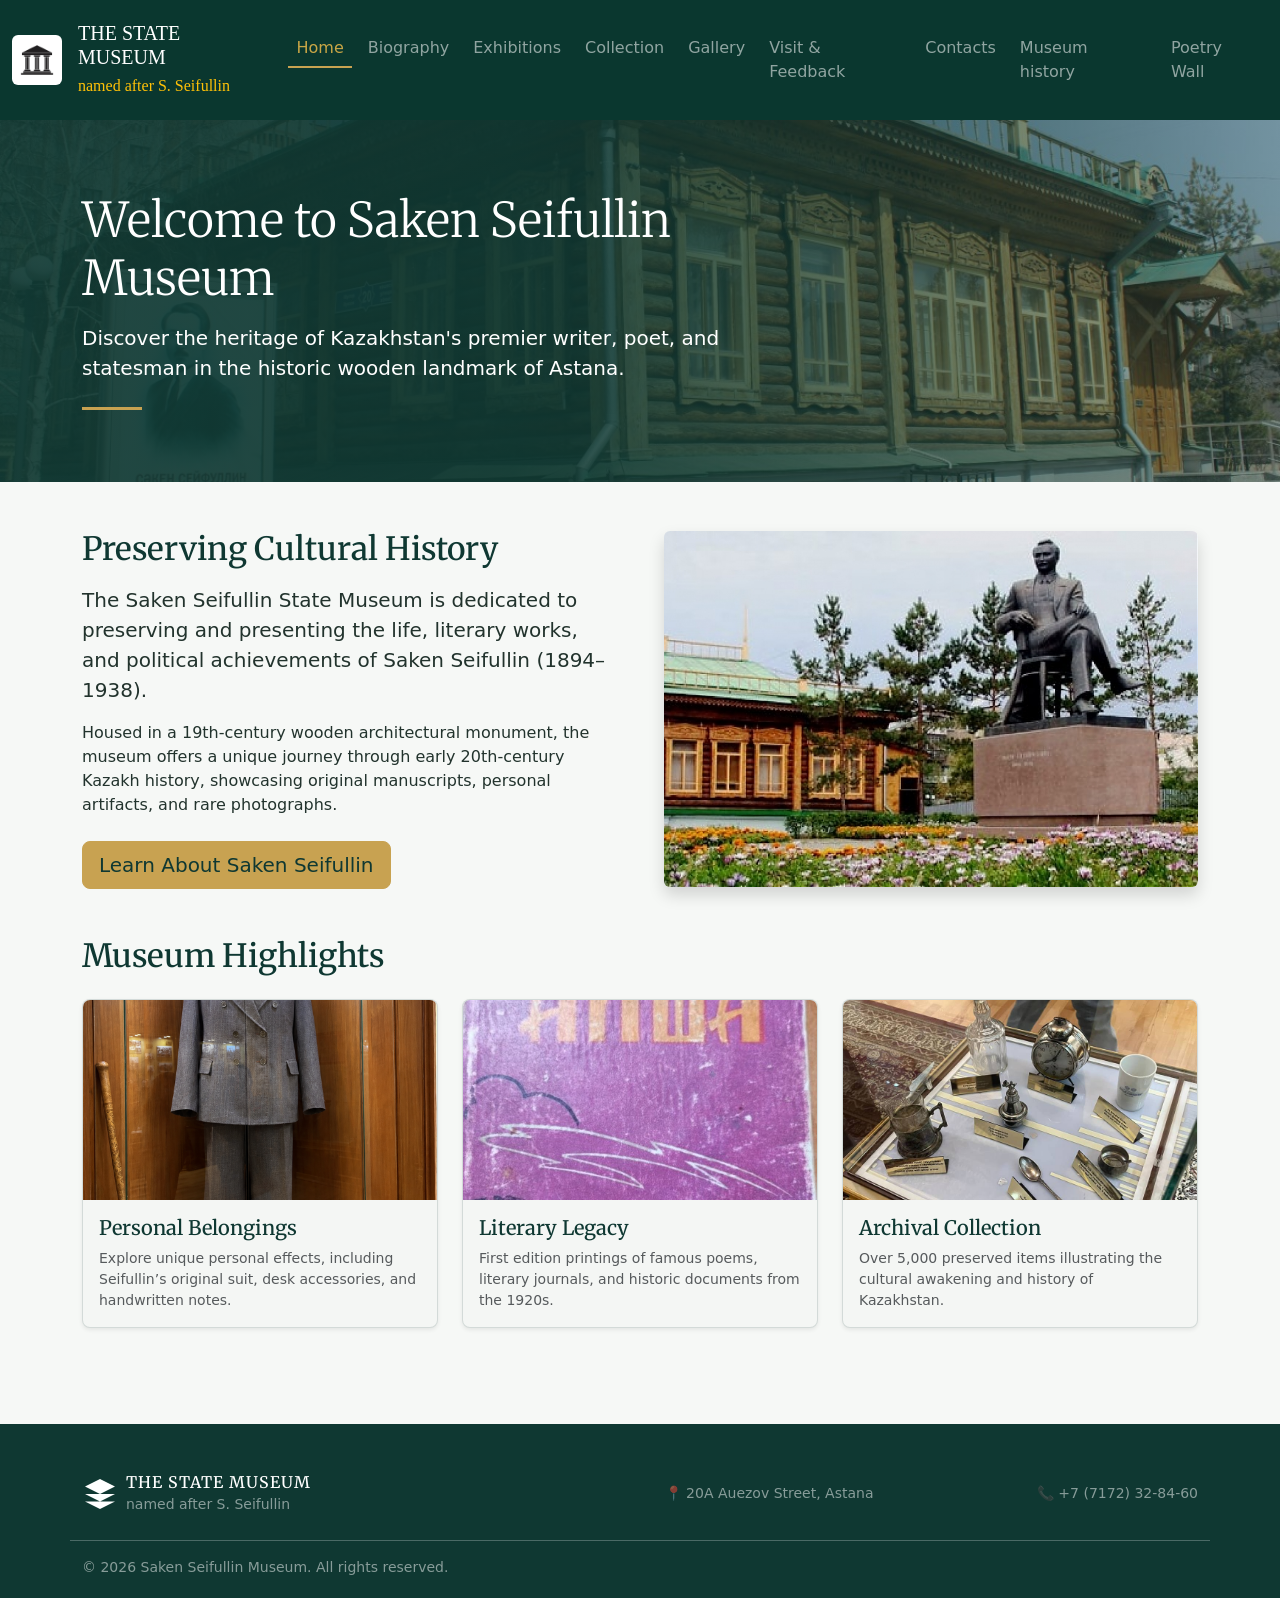
<file: index.html>
<!DOCTYPE html>
<html lang="en">
<head>
  <meta charset="UTF-8">
  <meta name="viewport" content="width=device-width, initial-scale=1.0">
  <meta name="description" content="View the table of key artifacts and historical exhibits stored in the Saken Seifullin Museum. Author: Team Museum Project.">
  <link href="https://cdn.jsdelivr.net/npm/bootstrap@5.3.3/dist/css/bootstrap.min.css" rel="stylesheet">
  <link rel="stylesheet" href="css/base.css">
  <link rel="stylesheet" href="./style1.css">
  <title>Saken Seifullin Museum</title>
</head>
<body class="d-flex flex-column min-vh-100">

  <header class="bg-brand text-white shadow-sm">
    <nav class="navbar navbar-expand-lg navbar-dark bg-brand py-3" id="main-navbar">
      <div class="container-fluid">
        <a class="navbar-brand d-flex align-items-center gap-3 text-wrap" href="index.html" id="brand-link">
          <img src="logo museum.jpg" alt="Museum logo" class="rounded" style="width: 50px; height: auto;">
          <span>
            <strong class="d-block h5 mb-0">THE STATE MUSEUM</strong>
            <small class="fs-6 text-warning">named after S. Seifullin</small>
          </span>
        </a>
        <button class="navbar-toggler" type="button" data-bs-toggle="collapse" data-bs-target="#navbarNav" aria-controls="navbarNav" aria-expanded="false" aria-label="Toggle navigation" id="navbar-toggler-btn">
          <span class="navbar-toggler-icon"></span>
        </button>

        <div class="collapse navbar-collapse justify-content-end" id="navbarNav">
          <ul class="navbar-nav gap-2 text-center text-lg-start">
            <li class="nav-item"><a class="nav-link active" href="index.html">Home</a></li>
            <li class="nav-item"><a class="nav-link" href="biography.html">Biography</a></li>
            <li class="nav-item"><a class="nav-link" href="exhibitions.html">Exhibitions</a></li>
            <li class="nav-item"><a class="nav-link" href="exhibits.html">Collection</a></li>
            <li class="nav-item"><a class="nav-link" href="gallery.html">Gallery</a></li>
            <li class="nav-item"><a class="nav-link" href="feedback.html">Visit & Feedback</a></li>
            <li class="nav-item"><a class="nav-link" href="contacts.html">Contacts</a></li>
            <li class="nav-item"><a class="nav-link" href="Museum history.html">Museum history</a></li>
            <li class="nav-item"><a class="nav-link" href="poetry.html">Poetry Wall</a></li>
          </ul>
        </div>
      </div>
    </nav>
  </header>

  <section class="hero-banner hero-home position-relative text-white py-5">
    <div class="hero-content container position-relative z-1 py-md-4">
      <div class="row">
     
        <div class="col-12 col-lg-8 text-center text-md-start">
          <h1 class="hero-title display-5 mb-3">Welcome to Saken Seifullin Museum</h1>
          <p class="hero-subtitle lead mb-4">Discover the heritage of Kazakhstan's premier writer, poet, and statesman in the historic wooden landmark of Astana.</p>
          <div class="gold-divider mx-auto mx-md-0"></div>
        </div>
      </div>
    </div>
  </section>

  <main class="container my-5">
    <section class="row g-4 g-lg-5 align-items-center mb-5">
      <div class="col-12 col-lg-6">
        <h2 class="text-primary mb-3">Preserving Cultural History</h2>
        <p class="lead">The Saken Seifullin State Museum is dedicated to preserving and presenting the life, literary works, and political achievements of Saken Seifullin (1894–1938).</p>
        <p>Housed in a 19th-century wooden architectural monument, the museum offers a unique journey through early 20th-century Kazakh history, showcasing original manuscripts, personal artifacts, and rare photographs.</p>
        <a href="biography.html" class="btn btn-primary btn-lg mt-2">Learn About Saken Seifullin</a>
      </div>
      <div class="col-12 col-lg-6">
        <img src="./gosudarstvennyj_muzej_imeni_s_sejfullina_foto1.jpg" alt="Inside Saken Seifullin Museum" class="img-fluid w-100 rounded shadow">
      </div>
    </section>

    <section>
      <h2 class="text-primary mb-4">Museum Highlights</h2>
      
      <div class="row g-4">
        <div class="col-12 col-md-6 col-lg-4">
          <div class="info-card card h-100 border-0 shadow-sm">
            <img src="Saken%20s%20suit.png" alt="Saken Seifullin Personal Suit" class="card-img-top object-fit-cover">
            <div class="card-body">
              <h3 class="card-title h5 text-primary">Personal Belongings</h3>
              <p class="card-text small text-body-secondary">Explore unique personal effects, including Seifullin’s original suit, desk accessories, and handwritten notes.</p>
            </div>
          </div>
        </div>

        <div class="col-12 col-md-6 col-lg-4">
          <div class="info-card card h-100 border-0 shadow-sm">
            <img src="./book%20aisha.jpg" alt="Rare Documents and Books" class="card-img-top object-fit-cover">
            <div class="card-body">
              <h3 class="card-title h5 text-primary">Literary Legacy</h3>
              <p class="card-text small text-body-secondary">First edition printings of famous poems, literary journals, and historic documents from the 1920s.</p>
            </div>
          </div>
        </div>

        <div class="col-12 col-md-6 col-lg-4">
          <div class="info-card card h-100 border-0 shadow-sm">
            <img src="Personal%20belongings.jpg" alt="Historical Exhibits" class="card-img-top object-fit-cover">
            <div class="card-body">
              <h3 class="card-title h5 text-primary">Archival Collection</h3>
              <p class="card-text small text-body-secondary">Over 5,000 preserved items illustrating the cultural awakening and history of Kazakhstan.</p>
            </div>
          </div>
        </div>
      </div>
    </section>
  </main>

  <footer class="site-footer bg-primary text-white mt-5 pt-5 pb-3">
    <div class="container">
      <div class="footer-top row g-4 align-items-center pb-4 border-bottom border-white border-opacity-25">
        <div class="logo-group col-12 col-md-5 d-flex align-items-center gap-2">
          <svg class="logo-icon flex-shrink-0" viewBox="0 0 24 24" aria-hidden="true"><path d="M12 2L2 7l10 5 10-5-10-5zM2 17l10 5 10-5M2 12l10 5 10-5"/></svg>
          <div class="logo-text">
            <h1 class="fs-6 text-uppercase mb-0 lh-sm">The State Museum</h1>
            <span class="small text-white-50">named after S. Seifullin</span>
          </div>
        </div>
       
        <div class="footer-contacts col-12 col-md-7">
          <div class="row g-2 small text-white-50">
            <div class="col-12 col-sm-6 text-md-end">📍 20A Auezov Street, Astana</div>
            <div class="col-12 col-sm-6 text-md-end">📞 +7 (7172) 32-84-60</div>
          </div>
        </div>
      </div>
      <div class="footer-bottom row pt-3 small text-white-50">
        
        <p class="col-12 col-md-6 mb-1 text-center text-md-start">&copy; 2026 Saken Seifullin Museum. All rights reserved.</p>
      </div>
    </div>
  </footer>

</body>
</html>
</file>
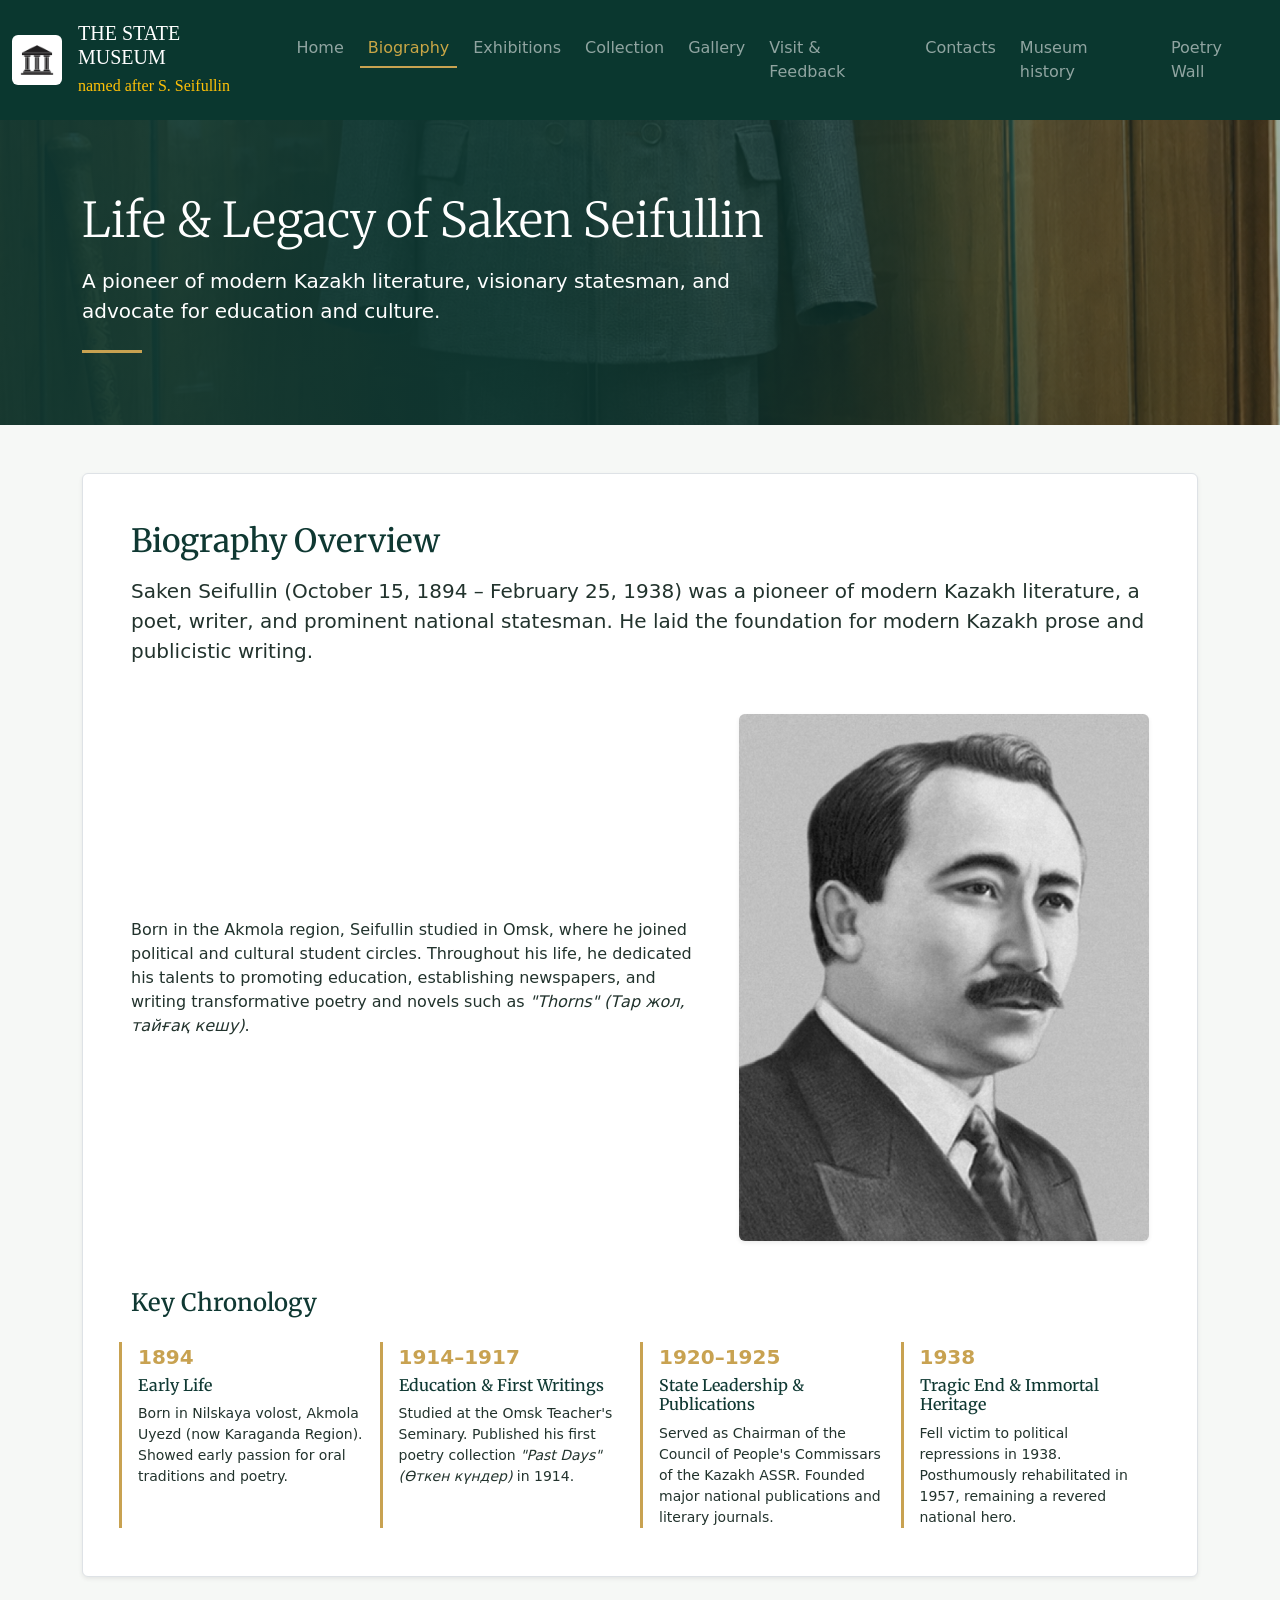
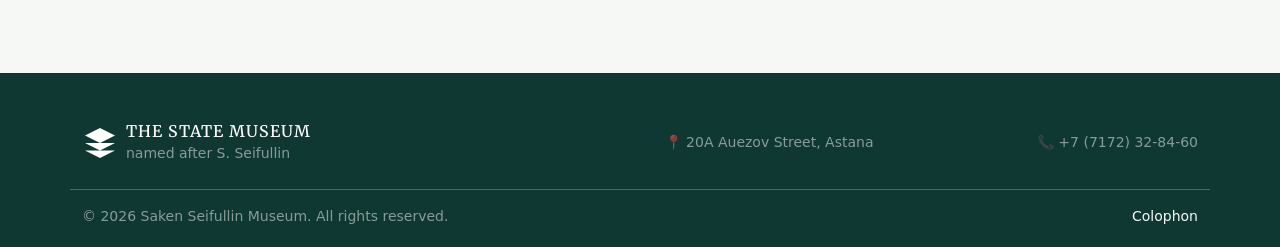
<file: biography.html>
<!-- <!DOCTYPE html>
<html lang="en">
<head>
  <meta charset="UTF-8">
  <meta name="viewport" content="width=device-width, initial-scale=1.0">
  <title>Saken Seifullin - Biography</title>
  <link rel="stylesheet" href="https://cdn.jsdelivr.net/npm/bootstrap@5.3.3/dist/css/bootstrap.min.css">
  <link rel="stylesheet" href="./style1.css">
</head>
<body>

  <header class="site-header navbar navbar-expand-xl bg-primary sticky-top shadow-sm" data-bs-theme="dark">
    <div class="container-fluid px-3 px-lg-5">
      <div class="logo-group navbar-brand d-flex align-items-center gap-2">
        <svg class="logo-icon flex-shrink-0" viewBox="0 0 24 24" aria-hidden="true"><path d="M12 2L2 7l10 5 10-5-10-5zM2 17l10 5 10-5M2 12l10 5 10-5"/></svg>
        <div class="logo-text">
          <h1 class="fs-6 text-uppercase mb-0 lh-sm">The State Museum</h1>
          <span class="d-none d-sm-block small text-white-50">named after S. Seifullin</span>
        </div>
      </div>
      <input type="checkbox" id="navToggle" class="nav-toggle-input visually-hidden">
      <label for="navToggle" class="navbar-toggler">
        <span class="navbar-toggler-icon"></span>
        <span class="visually-hidden">Toggle navigation</span>
      </label>
      <nav class="main-nav collapse navbar-collapse" id="mainNav" aria-label="Main navigation">
        <ul class="navbar-nav ms-auto gap-xl-2">
          <li class="nav-item"><a href="index.html" class="nav-link">Home</a></li>
          <li class="nav-item"><a href="biography.html" class="nav-link active" aria-current="page">Biography</a></li>
          <li class="nav-item"><a href="exhibitions.html" class="nav-link">Exhibitions</a></li>
          <li class="nav-item"><a href="exhibits.html" class="nav-link">Collection</a></li>
          <li class="nav-item"><a href="gallery.html" class="nav-link">Gallery</a></li>
          <li class="nav-item"><a href="feedback.html" class="nav-link">Visit &amp; Feedback</a></li>
          <li class="nav-item"><a href="contacts.html" class="nav-link">Contacts</a></li>
          <li class="nav-item"><a href="Museum%20history.html" class="nav-link">Museum history</a></li>
        </ul>
      </nav>
    </div>
  </header> -->
  <!DOCTYPE html>
<html lang="en">
<head>
  <meta charset="UTF-8">
  <meta name="viewport" content="width=device-width, initial-scale=1.0">
  <meta name="description" content="View the table of key artifacts and historical exhibits stored in the Saken Seifullin Museum. Author: Team Museum Project.">
  <link href="https://cdn.jsdelivr.net/npm/bootstrap@5.3.3/dist/css/bootstrap.min.css" rel="stylesheet">
  <link rel="stylesheet" href="css/base.css">
  <link rel="stylesheet" href="./style1.css">
  <title>Saken Seifullin - Biography</title>
</head>
<body class="d-flex flex-column min-vh-100">

  <header class="bg-brand text-white shadow-sm">
    <nav class="navbar navbar-expand-lg navbar-dark bg-brand py-3" id="main-navbar">
      <div class="container-fluid">
        <a class="navbar-brand d-flex align-items-center gap-3 text-wrap" href="index.html" id="brand-link">
          <img src="logo museum.jpg" alt="Museum logo" class="rounded" style="width: 50px; height: auto;">
          <span>
            <strong class="d-block h5 mb-0">THE STATE MUSEUM</strong>
            <small class="fs-6 text-warning">named after S. Seifullin</small>
          </span>
        </a>
        <button class="navbar-toggler" type="button" data-bs-toggle="collapse" data-bs-target="#navbarNav" aria-controls="navbarNav" aria-expanded="false" aria-label="Toggle navigation" id="navbar-toggler-btn">
          <span class="navbar-toggler-icon"></span>
        </button>

        <div class="collapse navbar-collapse justify-content-end" id="navbarNav">
          <ul class="navbar-nav gap-2 text-center text-lg-start">
            <li class="nav-item"><a class="nav-link" href="index.html">Home</a></li>
            <li class="nav-item"><a class="nav-link active" href="biography.html">Biography</a></li>
            <li class="nav-item"><a class="nav-link" href="exhibitions.html">Exhibitions</a></li>
            <li class="nav-item"><a class="nav-link" href="exhibits.html">Collection</a></li>
            <li class="nav-item"><a class="nav-link" href="gallery.html">Gallery</a></li>
            <li class="nav-item"><a class="nav-link" href="feedback.html">Visit & Feedback</a></li>
            <li class="nav-item"><a class="nav-link" href="contacts.html">Contacts</a></li>
            <li class="nav-item"><a class="nav-link" href="Museum history.html">Museum history</a></li>
            <li class="nav-item"><a class="nav-link" href="poetry.html">Poetry Wall</a></li>
          </ul>
        </div>
      </div>
    </nav>
  </header>
  <section class="hero-banner hero-bio position-relative text-white py-5">
    <div class="hero-content container position-relative z-1 py-md-4">
      <div class="row">
        <div class="col-12 col-lg-8 text-center text-md-start">
          <h1 class="hero-title display-5 mb-3">Life &amp; Legacy of Saken Seifullin</h1>
          <p class="hero-subtitle lead mb-4">A pioneer of modern Kazakh literature, visionary statesman, and advocate for education and culture.</p>
          <div class="gold-divider mx-auto mx-md-0"></div>
        </div>
      </div>
    </div>
  </section> 
  <main class="container my-5">
    <article class="bio-article bg-white border rounded shadow-sm p-4 p-md-5">
      <h2 class="text-primary mb-3">Biography Overview</h2>
      <p class="lead">Saken Seifullin (October 15, 1894 – February 25, 1938) was a pioneer of modern Kazakh literature, a poet, writer, and prominent national statesman. He laid the foundation for modern Kazakh prose and publicistic writing.</p>

      <div class="row g-4 align-items-center my-4">
        <div class="col-12 col-md-7">
          <p class="mb-0">Born in the Akmola region, Seifullin studied in Omsk, where he joined political and cultural student circles. Throughout his life, he dedicated his talents to promoting education, establishing newspapers, and writing transformative poetry and novels such as <em>"Thorns" (Тар жол, тайғақ кешу)</em>.</p>
        </div>
        <div class="col-12 col-md-5">
          <img src="./1200_0_c40514209ba0a907f2260b69e68df6a6.jpg" alt="Saken Seifullin Portrait" class="img-fluid w-100 rounded shadow-sm">
        </div>
      </div>

      <h3 class="fs-4 text-primary mt-5 mb-4">Key Chronology</h3>
      <div class="timeline row g-4">
        <div class="timeline-item col-12 col-sm-6 col-xl-3 border-start border-3 border-gold ps-3">
          <div class="text-gold fw-bold fs-5">1894</div>
          <h4 class="fs-6 text-primary mt-1 mb-2">Early Life</h4>
          <p class="small mb-0">Born in Nilskaya volost, Akmola Uyezd (now Karaganda Region). Showed early passion for oral traditions and poetry.</p>
        </div>

        <div class="timeline-item col-12 col-sm-6 col-xl-3 border-start border-3 border-gold ps-3">
          <div class="text-gold fw-bold fs-5">1914–1917</div>
          <h4 class="fs-6 text-primary mt-1 mb-2">Education &amp; First Writings</h4>
          <p class="small mb-0">Studied at the Omsk Teacher's Seminary. Published his first poetry collection <em>"Past Days" (Өткен күндер)</em> in 1914.</p>
        </div>

        <div class="timeline-item col-12 col-sm-6 col-xl-3 border-start border-3 border-gold ps-3">
          <div class="text-gold fw-bold fs-5">1920–1925</div>
          <h4 class="fs-6 text-primary mt-1 mb-2">State Leadership &amp; Publications</h4>
          <p class="small mb-0">Served as Chairman of the Council of People's Commissars of the Kazakh ASSR. Founded major national publications and literary journals.</p>
        </div>

        <div class="timeline-item col-12 col-sm-6 col-xl-3 border-start border-3 border-gold ps-3">
          <div class="text-gold fw-bold fs-5">1938</div>
          <h4 class="fs-6 text-primary mt-1 mb-2">Tragic End &amp; Immortal Heritage</h4>
          <p class="small mb-0">Fell victim to political repressions in 1938. Posthumously rehabilitated in 1957, remaining a revered national hero.</p>
        </div>
      </div>
    </article>
  </main>

  <footer class="site-footer bg-primary text-white mt-5 pt-5 pb-3">
    <div class="container">
      <div class="footer-top row g-4 align-items-center pb-4 border-bottom border-white border-opacity-25">
        <div class="logo-group col-12 col-md-5 d-flex align-items-center gap-2">
          <svg class="logo-icon flex-shrink-0" viewBox="0 0 24 24" aria-hidden="true"><path d="M12 2L2 7l10 5 10-5-10-5zM2 17l10 5 10-5M2 12l10 5 10-5"/></svg>
          <div class="logo-text">
            <h1 class="fs-6 text-uppercase mb-0 lh-sm">The State Museum</h1>
            <span class="small text-white-50">named after S. Seifullin</span>
          </div>
        </div>
        <div class="footer-contacts col-12 col-md-7">
          <div class="row g-2 small text-white-50">
            <div class="col-12 col-sm-6 text-md-end">📍 20A Auezov Street, Astana</div>
            <div class="col-12 col-sm-6 text-md-end">📞 +7 (7172) 32-84-60</div>
          </div>
        </div>
      </div>
      <div class="footer-bottom row pt-3 small text-white-50">
        <p class="col-12 col-md-6 mb-1 text-center text-md-start">&copy; 2026 Saken Seifullin Museum. All rights reserved.</p>
        <p class="col-12 col-md-6 mb-0 text-center text-md-end"><a href="colophon.html" class="link-light link-underline-opacity-0">Colophon</a></p>
      </div>
    </div>
  </footer>

</body>
</html>
</file>
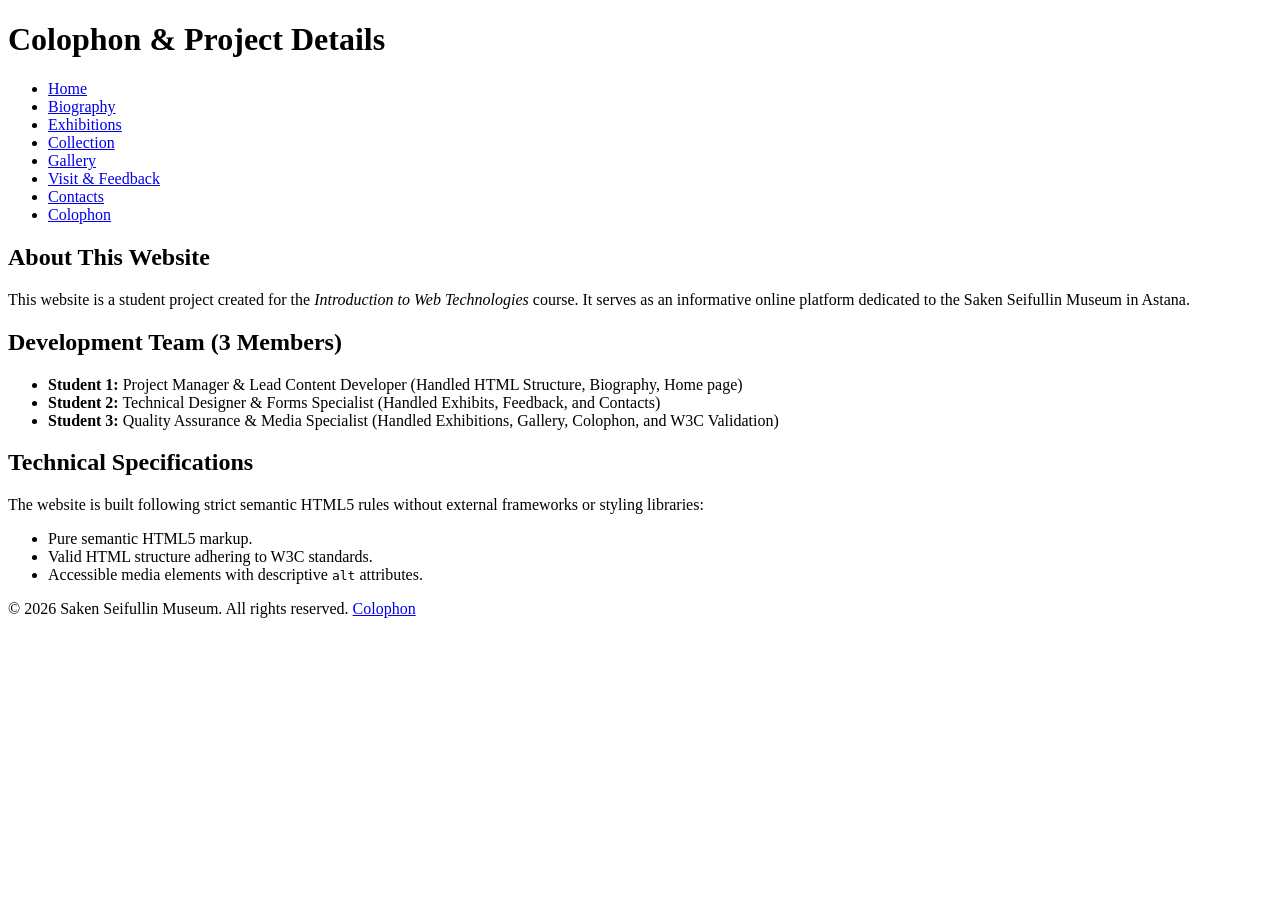
<file: colophon.html>
<!DOCTYPE html>
<html lang="en">
<head>
  <meta charset="UTF-8">
  <meta name="viewport" content="width=device-width, initial-scale=1.0">
  <meta name="description" content="Technical details, author credits, and information about how this museum website was constructed. Author: Team Museum Project.">
  <title>Colophon - Saken Seifullin Museum</title>
</head>
<body>
  <header>
    <h1>Colophon & Project Details</h1>
    <nav>
      <ul>
        <li><a href="index.html">Home</a></li>
        <li><a href="biography.html">Biography</a></li>
        <li><a href="exhibitions.html">Exhibitions</a></li>
        <li><a href="exhibits.html">Collection</a></li>
        <li><a href="gallery.html">Gallery</a></li>
        <li><a href="feedback.html">Visit & Feedback</a></li>
        <li><a href="contacts.html">Contacts</a></li>
        <li><a href="colophon.html">Colophon</a></li>
      </ul>
    </nav>
  </header>

  <main>
    <section>
      <h2>About This Website</h2>
      <p>This website is a student project created for the <em>Introduction to Web Technologies</em> course. It serves as an informative online platform dedicated to the Saken Seifullin Museum in Astana.</p>
    </section>

    <section>
      <h2>Development Team (3 Members)</h2>
      <ul>
        <li><strong>Student 1:</strong> Project Manager & Lead Content Developer (Handled HTML Structure, Biography, Home page)</li>
        <li><strong>Student 2:</strong> Technical Designer & Forms Specialist (Handled Exhibits, Feedback, and Contacts)</li>
        <li><strong>Student 3:</strong> Quality Assurance & Media Specialist (Handled Exhibitions, Gallery, Colophon, and W3C Validation)</li>
      </ul>
    </section>

    <section>
      <h2>Technical Specifications</h2>
      <p>The website is built following strict semantic HTML5 rules without external frameworks or styling libraries:</p>
      <ul>
        <li>Pure semantic HTML5 markup.</li>
        <li>Valid HTML structure adhering to W3C standards.</li>
        <li>Accessible media elements with descriptive <code>alt</code> attributes.</li>
      </ul>
    </section>
  </main>

  <footer>
    <p>&copy; 2026 Saken Seifullin Museum. All rights reserved. <a href="colophon.html">Colophon</a></p>
  </footer>
</body>
</html>
</file>
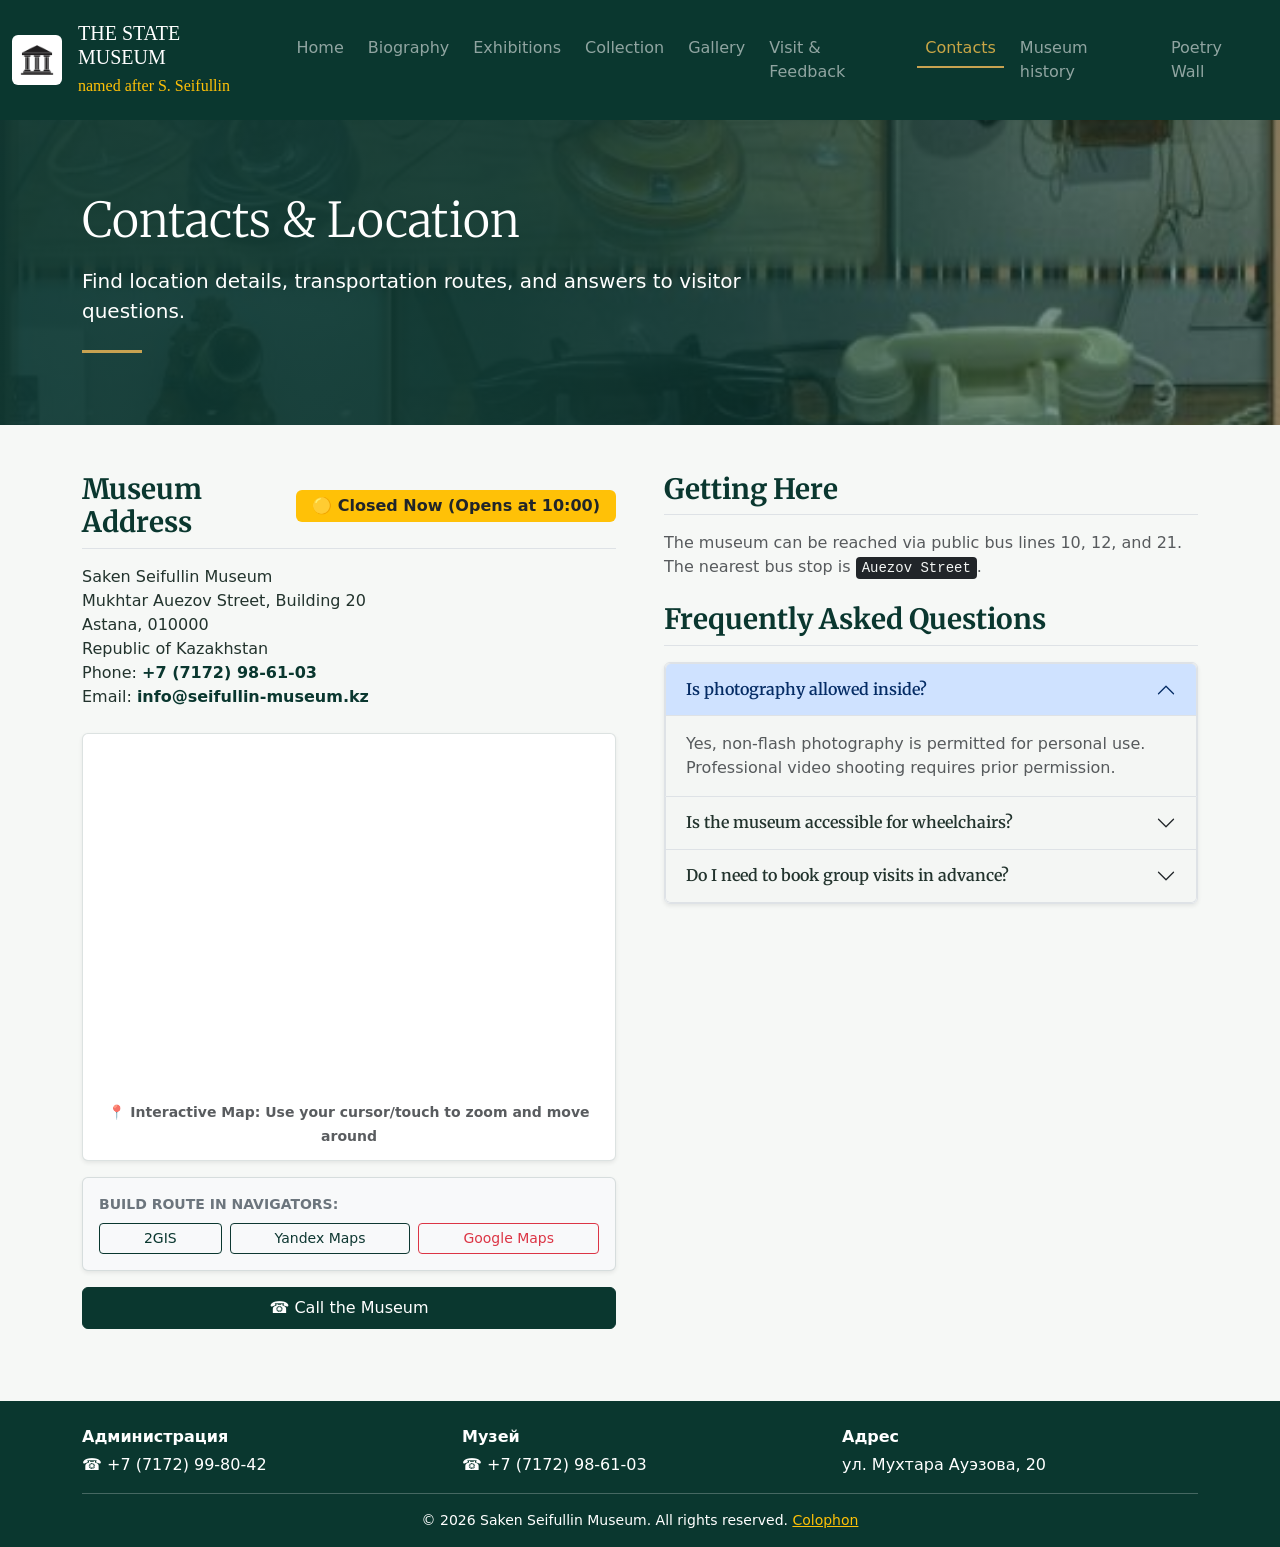
<file: contacts.html>
<!DOCTYPE html>
<html lang="en">
<head>
  <meta charset="UTF-8">
  <meta name="viewport" content="width=device-width, initial-scale=1.0">
  <meta name="description" content="Get in touch with Saken Seifullin Museum, find location details, transport options, and frequently asked questions.">
  <link href="https://cdn.jsdelivr.net/npm/bootstrap@5.3.3/dist/css/bootstrap.min.css" rel="stylesheet">
  <link rel="stylesheet" href="css/base.css">
  <link rel="stylesheet" href="./style1.css">
  <title>Contacts - Saken Seifullin Museum</title>
</head>
<body class="d-flex flex-column min-vh-100">

  <header class="bg-brand text-white shadow-sm">
    <nav class="navbar navbar-expand-lg navbar-dark bg-brand py-3" id="main-navbar">
      <div class="container-fluid">
        <a class="navbar-brand d-flex align-items-center gap-3 text-wrap" href="index.html" id="brand-link">
          <img src="logo museum.jpg" alt="Museum logo" class="rounded" style="width: 50px; height: auto;">
          <span>
            <strong class="d-block h5 mb-0">THE STATE MUSEUM</strong>
            <small class="fs-6 text-warning">named after S. Seifullin</small>
          </span>
        </a>
        <button class="navbar-toggler" type="button" data-bs-toggle="collapse" data-bs-target="#navbarNav" aria-controls="navbarNav" aria-expanded="false" aria-label="Toggle navigation" id="navbar-toggler-btn">
          <span class="navbar-toggler-icon"></span>
        </button>

        <div class="collapse navbar-collapse justify-content-end" id="navbarNav">
          <ul class="navbar-nav gap-2 text-center text-lg-start">
            <li class="nav-item"><a class="nav-link" href="index.html">Home</a></li>
            <li class="nav-item"><a class="nav-link" href="biography.html">Biography</a></li>
            <li class="nav-item"><a class="nav-link" href="exhibitions.html">Exhibitions</a></li>
            <li class="nav-item"><a class="nav-link" href="exhibits.html">Collection</a></li>
            <li class="nav-item"><a class="nav-link" href="gallery.html">Gallery</a></li>
            <li class="nav-item"><a class="nav-link" href="feedback.html">Visit & Feedback</a></li>
            <li class="nav-item"><a class="nav-link active" href="contacts.html">Contacts</a></li>
            <li class="nav-item"><a class="nav-link" href="Museum history.html">Museum history</a></li>
            <li class="nav-item"><a class="nav-link" href="poetry.html">Poetry Wall</a></li>
          </ul>
        </div>
      </div>
    </nav>
  </header>

  <section class="hero-banner hero-contacts position-relative text-white py-5">
    <div class="hero-content container position-relative z-1 py-md-4">
      <div class="row">
        <div class="col-12 col-lg-8 text-center text-md-start">
          <h1 class="hero-title display-5 mb-3">Contacts &amp; Location</h1>
          <p class="hero-subtitle lead mb-4">Find location details, transportation routes, and answers to visitor questions.</p>
          <div class="gold-divider mx-auto mx-md-0"></div>
        </div>
      </div>
    </div>
  </section>

  <!-- Main Content Area -->
  <main class="container my-5">
    <div class="row g-5">

      <!-- Left Column: Address, Live Hours & Interactive Map -->
      <div class="col-12 col-md-6">
        <section class="mb-4">
          <div class="d-flex align-items-center justify-content-between border-bottom pb-2 mb-3">
            <h2 class="h3 fw-bold text-success mb-0">Museum Address</h2>
            <!-- Интерактивный статус работы в реальном времени -->
            <span id="museum-status-badge" class="badge bg-secondary px-3 py-2 fs-6">Checking status...</span>
          </div>

          <address class="mb-4 lead fs-6">
            <strong>Saken Seifullin Museum</strong><br>
            Mukhtar Auezov Street, Building 20<br>
            Astana, 010000<br>
            Republic of Kazakhstan<br>
            Phone: <a href="tel:+77172986103" class="text-decoration-none fw-semibold text-success copy-contact" data-copy="+77172986103">+7 (7172) 98-61-03</a><br>
            Email: <a href="mailto:info@seifullin-museum.kz" class="text-decoration-none fw-semibold text-success copy-contact" data-copy="info@seifullin-museum.kz">info@seifullin-museum.kz</a>
          </address>

          <!-- Interactive Map Container -->
          <div class="card border rounded p-2 bg-white shadow-sm w-100 mb-3">
            <div class="rounded overflow-hidden" style="height: 350px; position: relative;">
              <iframe 
                src="https://yandex.ru/map-widget/v1/?ll=71.423984%2C51.164506&z=17&pt=71.423984%2C51.164506%2Cpm2rdm" 
                width="100%" 
                height="100%" 
                frameborder="0" 
                allowfullscreen="true" 
                style="position: absolute; top: 0; left: 0; width: 100%; height: 100%; border: 0;"
                title="Interactive Location Map of Saken Seifullin Museum">
              </iframe>
            </div>
            <div class="card-footer bg-transparent text-center border-0 pt-2 pb-1">
              <small class="text-muted fw-semibold">📍 Interactive Map: Use your cursor/touch to zoom and move around</small>
            </div>
          </div>

          <!-- Быстрое построение маршрута в навигаторах -->
          <div class="card bg-light border-0 p-3 rounded mb-3 shadow-sm">
            <p class="fw-bold mb-2 small text-uppercase text-secondary">Build Route in Navigators:</p>
            <div class="d-flex flex-wrap gap-2">
              <a href="https://2gis.kz/astana/search/ул.%20Мухтара%20Ауэзова%2C%2020" target="_blank" rel="noopener" class="btn btn-outline-success btn-sm flex-fill">2GIS</a>
              <a href="https://yandex.ru/maps/?text=ул.+Мухтара+Ауэзова,+20,+Астана" target="_blank" rel="noopener" class="btn btn-outline-primary btn-sm flex-fill">Yandex Maps</a>
              <a href="https://www.google.com/maps/search/?api=1&query=Saken+Seifullin+Museum+Astana" target="_blank" rel="noopener" class="btn btn-outline-danger btn-sm flex-fill">Google Maps</a>
            </div>
          </div>

          <div>
            <a href="tel:+77172986103" class="btn btn-success w-100 py-2">☎ Call the Museum</a>
          </div>
        </section>
      </div>

      <!-- Right Column: Getting Here & FAQ -->
      <div class="col-12 col-md-6">
        <section class="mb-4">
          <h2 class="h3 fw-bold mb-3 text-success border-bottom pb-2">Getting Here</h2>
          <p class="text-muted fs-6 mb-4">The museum can be reached via public bus lines 10, 12, and 21. The nearest bus stop is <kbd class="bg-dark">Auezov Street</kbd>.</p>
        </section>

        <!-- FAQ Section -->
        <section>
          <h2 class="h3 fw-bold mb-3 text-success border-bottom pb-2">Frequently Asked Questions</h2>
          <div class="accordion shadow-sm rounded border" id="faqAccordion">
            
            <div class="accordion-item">
              <h3 class="accordion-header">
                <button class="accordion-button fw-semibold" type="button" data-bs-toggle="collapse" data-bs-target="#faq1">
                  Is photography allowed inside?
                </button>
              </h3>
              <div id="faq1" class="accordion-collapse collapse show" data-bs-parent="#faqAccordion">
                <div class="accordion-body text-muted">
                  Yes, non-flash photography is permitted for personal use. Professional video shooting requires prior permission.
                </div>
              </div>
            </div>

            <div class="accordion-item">
              <h3 class="accordion-header">
                <button class="accordion-button collapsed fw-semibold" type="button" data-bs-toggle="collapse" data-bs-target="#faq2">
                  Is the museum accessible for wheelchairs?
                </button>
              </h3>
              <div id="faq2" class="accordion-collapse collapse" data-bs-parent="#faqAccordion">
                <div class="accordion-body text-muted">
                  Yes, the main exhibition halls are equipped with accessible entrances and ramps.
                </div>
              </div>
            </div>

            <div class="accordion-item">
              <h3 class="accordion-header">
                <button class="accordion-button collapsed fw-semibold" type="button" data-bs-toggle="collapse" data-bs-target="#faq3">
                  Do I need to book group visits in advance?
                </button>
              </h3>
              <div id="faq3" class="accordion-collapse collapse" data-bs-parent="#faqAccordion">
                <div class="accordion-body text-muted">
                  For groups larger than 10 people, we recommend calling the museum in advance to ensure a comfortable tour experience.
                </div>
              </div>
            </div>

          </div>
        </section>
      </div>

    </div>
  </main>

  <!-- Unified Museum Footer -->
  <footer class="bg-brand text-white pt-4 pb-3 mt-auto">
    <div class="container">
      <div class="row gy-3 text-center text-md-start">
        <div class="col-12 col-md-4">
          <strong class="d-block mb-1">Администрация</strong>
          <a href="tel:+77172998042" class="text-white text-decoration-none">☎ +7 (7172) 99-80-42</a>
        </div>
        <div class="col-12 col-md-4">
          <strong class="d-block mb-1">Музей</strong>
          <a href="tel:+77172986103" class="text-white text-decoration-none">☎ +7 (7172) 98-61-03</a>
        </div>
        <div class="col-12 col-md-4">
          <strong class="d-block mb-1">Адрес</strong>
          <p class="mb-0">ул. Мухтара Ауэзова, 20</p>
        </div>
      </div>
      <hr class="border-light my-3">
      <div class="text-center text-muted small"> 
        <p class="mb-0 text-white">&copy; 2026 Saken Seifullin Museum. All rights reserved. <a href="colophon.html" class="text-warning">Colophon</a></p>
      </div>
    </div>
  </footer>

  <script src="https://cdn.jsdelivr.net/npm/bootstrap@5.3.3/dist/js/bootstrap.bundle.min.js"></script>
  <script src="js/script.js" defer></script>

</body>
</html>
</file>
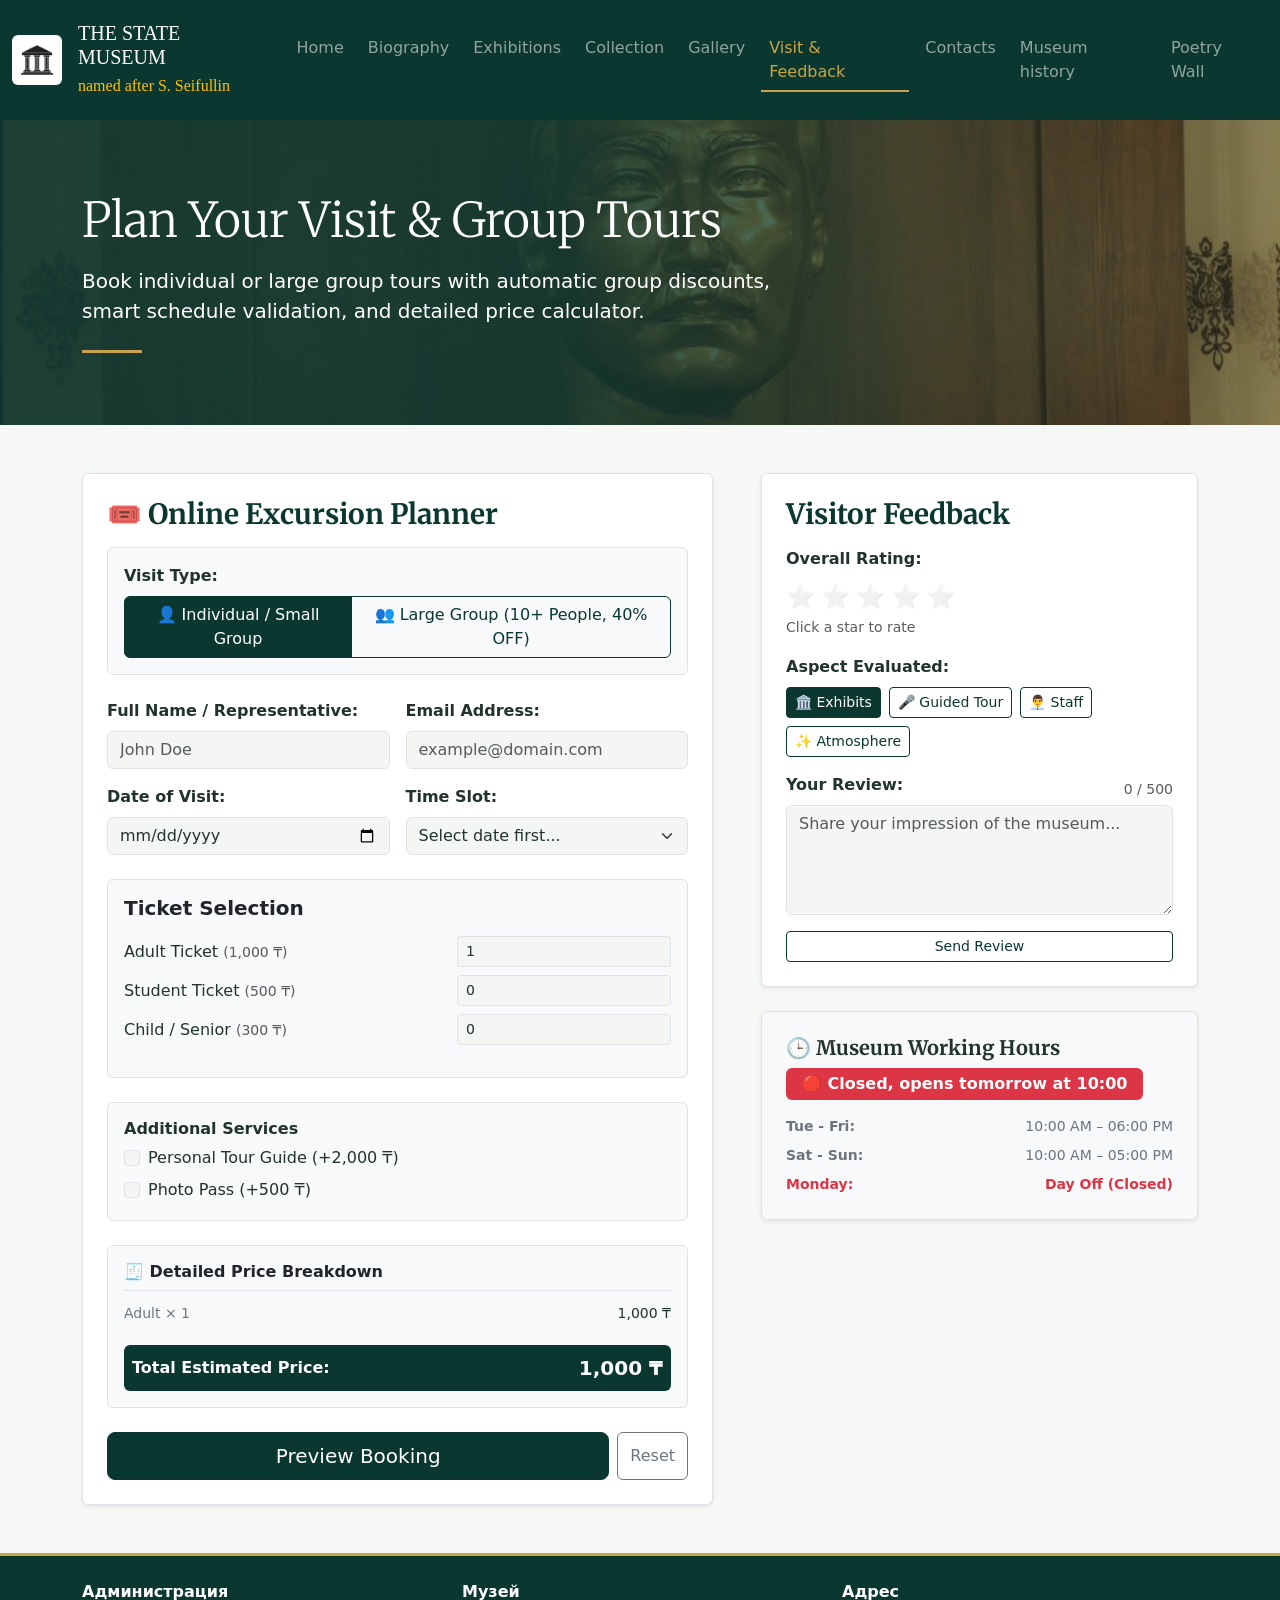
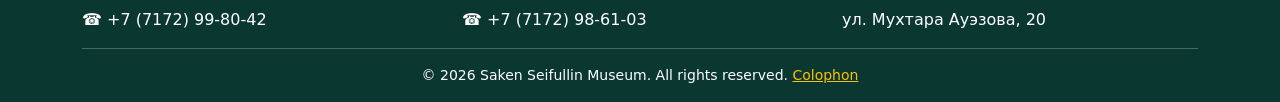
<file: feedback.html>
<!DOCTYPE html>
<html lang="en">
<head>
  <meta charset="UTF-8">
  <meta name="viewport" content="width=device-width, initial-scale=1.0">
  <meta name="description" content="Book a museum excursion, calculate individual or group ticket prices, and send feedback to the Saken Seifullin Museum.">
  <link href="https://cdn.jsdelivr.net/npm/bootstrap@5.3.3/dist/css/bootstrap.min.css" rel="stylesheet">
  <link rel="stylesheet" href="css/base.css">
  <link rel="stylesheet" href="./style1.css">
  <title>Visit & Booking - Saken Seifullin Museum</title>
</head>
<body class="d-flex flex-column min-vh-100">

  <header class="bg-brand text-white shadow-sm">
    <nav class="navbar navbar-expand-lg navbar-dark bg-brand py-3" id="main-navbar">
      <div class="container-fluid">
        <a class="navbar-brand d-flex align-items-center gap-3 text-wrap" href="index.html" id="brand-link">
          <img src="logo museum.jpg" alt="Museum logo" class="rounded" style="width: 50px; height: auto;">
          <span>
            <strong class="d-block h5 mb-0">THE STATE MUSEUM</strong>
            <small class="fs-6 text-warning">named after S. Seifullin</small>
          </span>
        </a>

        <button class="navbar-toggler" type="button" data-bs-toggle="collapse" data-bs-target="#navbarNav" aria-controls="navbarNav" aria-expanded="false" aria-label="Toggle navigation" id="navbar-toggler-btn">
          <span class="navbar-toggler-icon"></span>
        </button>

        <div class="collapse navbar-collapse justify-content-end" id="navbarNav">
          <ul class="navbar-nav gap-2 text-center text-lg-start">
            <li class="nav-item"><a class="nav-link" href="index.html">Home</a></li>
            <li class="nav-item"><a class="nav-link" href="biography.html">Biography</a></li>
            <li class="nav-item"><a class="nav-link" href="exhibitions.html">Exhibitions</a></li>
            <li class="nav-item"><a class="nav-link" href="exhibits.html">Collection</a></li>
            <li class="nav-item"><a class="nav-link" href="gallery.html">Gallery</a></li>
            <li class="nav-item"><a class="nav-link active" href="feedback.html">Visit & Feedback</a></li>
            <li class="nav-item"><a class="nav-link" href="contacts.html">Contacts</a></li>
            <li class="nav-item"><a class="nav-link" href="Museum history.html">Museum history</a></li>
            <li class="nav-item"><a class="nav-link" href="poetry.html">Poetry Wall</a></li>
          </ul>
        </div>
      </div>
    </nav>
  </header>

  <section class="hero-banner hero-feedback position-relative text-white py-5">
    <div class="hero-content container position-relative z-1 py-md-4">
      <div class="row">
        <div class="col-12 col-lg-8 text-center text-md-start">
          <h1 class="hero-title display-5 mb-3">Plan Your Visit & Group Tours</h1>
          <p class="hero-subtitle lead mb-4">Book individual or large group tours with automatic group discounts, smart schedule validation, and detailed price calculator.</p>
          <div class="gold-divider mx-auto mx-md-0"></div>
        </div>
      </div>
    </div>
  </section>

  <main class="container my-5 flex-grow-1" id="feedback-main-content">
    <div class="row g-5">
      
      <!-- Секция онлайн записи и калькулятора билетов -->
      <section class="col-12 col-lg-7">
        <div class="p-4 border rounded shadow-sm bg-white" id="excursion-card">
          <h2 class="h3 fw-bold mb-3 text-success">🎟️ Online Excursion Planner</h2>
          
          <form id="excursion-form" novalidate>
            <div class="mb-4 p-3 bg-light rounded border">
              <label class="form-label fw-bold d-block mb-2">Visit Type:</label>
              <div class="btn-group w-100" role="group">
                <input type="radio" class="btn-check" name="visitType" id="type-individual" value="individual" checked>
                <label class="btn btn-outline-success" for="type-individual">👤 Individual / Small Group</label>

                <input type="radio" class="btn-check" name="visitType" id="type-group" value="group">
                <label class="btn btn-outline-success" for="type-group">👥 Large Group (10+ People, 40% OFF)</label>
              </div>
            </div>

            <div class="row g-3 mb-3">
              <div class="col-12 col-md-6">
                <label for="visitor-name" class="form-label fw-semibold">Full Name / Representative:</label>
                <input type="text" class="form-control" id="visitor-name" placeholder="John Doe" autocomplete="name" required>
                <div class="invalid-feedback">Please enter your full name.</div>
              </div>
              <div class="col-12 col-md-6">
                <label for="visitor-email" class="form-label fw-semibold">Email Address:</label>
                <input type="email" class="form-control" id="visitor-email" placeholder="example@domain.com" autocomplete="email" required>
                <div class="invalid-feedback">Please provide a valid email address.</div>
              </div>
            </div>

            <div class="mb-3 d-none" id="group-org-block">
              <label for="org-name" class="form-label fw-semibold">Organization / School / University Name:</label>
              <input type="text" class="form-control" id="org-name" placeholder="e.g. School #15 or Astana IT University" autocomplete="organization">
              <div class="invalid-feedback">Please enter the name of your organization.</div>
            </div>

            <div class="row g-3 mb-4">
              <div class="col-12 col-md-6">
                <label for="visit-date" class="form-label fw-semibold">Date of Visit:</label>
                <input type="date" class="form-control" id="visit-date" required>
                <div class="invalid-feedback" id="date-validation-msg">Please choose a valid working day (Tue-Sun).</div>
              </div>
              <div class="col-12 col-md-6">
                <label for="visit-time" class="form-label fw-semibold">Time Slot:</label>
                <select class="form-select" id="visit-time" required>
                  <option value="" disabled selected>Select date first...</option>
                </select>
                <div class="invalid-feedback">Please select a time slot.</div>
              </div>
            </div>

            <div class="p-3 bg-light rounded border mb-4" id="calculator-individual">
              <h5 class="fw-bold mb-3 text-dark">Ticket Selection</h5>
              
              <div class="row align-items-center mb-2">
                <div class="col-7"><span>Adult Ticket <small class="text-muted">(1,000 ₸)</small></span></div>
                <div class="col-5"><input type="number" class="form-control form-control-sm ticket-qty" id="qty-adult" min="0" value="1"></div>
              </div>

              <div class="row align-items-center mb-2">
                <div class="col-7"><span>Student Ticket <small class="text-muted">(500 ₸)</small></span></div>
                <div class="col-5"><input type="number" class="form-control form-control-sm ticket-qty" id="qty-student" min="0" value="0"></div>
              </div>

              <div class="row align-items-center mb-3">
                <div class="col-7"><span>Child / Senior <small class="text-muted">(300 ₸)</small></span></div>
                <div class="col-5"><input type="number" class="form-control form-control-sm ticket-qty" id="qty-senior" min="0" value="0"></div>
              </div>
            </div>

            <div class="p-3 bg-light rounded border mb-4 d-none" id="calculator-group">
              <h5 class="fw-bold mb-2 text-dark">Group Ticket Counter <span class="badge bg-success">40% OFF</span></h5>
              <p class="small text-muted mb-3">Special group tariff: 600 ₸ per person (regular adult price is 1,000 ₸).</p>
              
              <div class="row align-items-center mb-3">
                <div class="col-7">
                  <label for="qty-group-people" class="fw-semibold">Total Visitors in Group:</label>
                </div>
                <div class="col-5">
                  <input type="number" class="form-control" id="qty-group-people" min="10" value="10">
                  <div class="invalid-feedback">The large group tariff starts from 10 people.</div>
                </div>
              </div>
            </div>

            <div class="p-3 bg-light rounded border mb-4">
              <h6 class="fw-bold mb-2">Additional Services</h6>
              <div class="form-check mb-2">
                <input class="form-check-input extra-service" type="checkbox" id="add-guide" value="2000">
                <label class="form-check-label" for="add-guide">Personal Tour Guide (+2,000 ₸)</label>
              </div>
              <div class="form-check">
                <input class="form-check-input extra-service" type="checkbox" id="add-photo" value="500">
                <label class="form-check-label" for="add-photo">Photo Pass (+500 ₸)</label>
              </div>
            </div>

            <div class="p-3 bg-light border rounded mb-4">
              <h6 class="fw-bold text-dark mb-2 border-bottom pb-2">🧾 Detailed Price Breakdown</h6>
              <div id="price-breakdown-list" class="small text-secondary mb-3"></div>
              <div class="d-flex justify-content-between align-items-center p-2 bg-success text-white rounded">
                <span class="fw-bold">Total Estimated Price:</span>
                <span class="fs-5 fw-bold" id="total-price-display">1,000 ₸</span>
              </div>
            </div>

            <div class="d-flex gap-2 flex-wrap">
              <button type="submit" class="btn btn-success btn-lg flex-grow-1" id="btn-submit-excursion">Preview Booking</button>
              <button type="reset" class="btn btn-outline-secondary" id="btn-reset-excursion">Reset</button>
            </div>
          </form>
        </div>
      </section>

      <!-- Правая колонка -->
      <section class="col-12 col-lg-5">
        <div class="p-4 border rounded shadow-sm bg-white mb-4" id="review-card">
          <h2 class="h3 fw-bold mb-3 text-success">Visitor Feedback</h2>
          <form id="feedback-form" novalidate>
            <div class="mb-3">
              <label class="form-label fw-semibold d-block">Overall Rating:</label>
              <div class="rating-stars" id="rating-container">
                <span class="fs-4 text-warning" style="cursor:pointer;" id="star-1">⭐</span>
                <span class="fs-4 text-warning" style="cursor:pointer;" id="star-2">⭐</span>
                <span class="fs-4 text-warning" style="cursor:pointer;" id="star-3">⭐</span>
                <span class="fs-4 text-warning" style="cursor:pointer;" id="star-4">⭐</span>
                <span class="fs-4 text-warning" style="cursor:pointer;" id="star-5">⭐</span>
              </div>
              <small class="text-muted" id="rating-label"></small>
              <div class="small text-danger mt-1" id="rating-error" role="alert"></div>
            </div>

            <div class="mb-3">
              <label class="form-label fw-semibold d-block mb-2">Aspect Evaluated:</label>
              <div class="d-flex flex-wrap gap-2" id="review-categories">
                <button type="button" class="btn btn-sm btn-outline-success active" data-cat="Exhibits">🏛️ Exhibits</button>
                <button type="button" class="btn btn-sm btn-outline-success" data-cat="Guided Tour">🎤 Guided Tour</button>
                <button type="button" class="btn btn-sm btn-outline-success" data-cat="Staff">👨‍💼 Staff</button>
                <button type="button" class="btn btn-sm btn-outline-success" data-cat="Atmosphere">✨ Atmosphere</button>
              </div>
            </div>

            <div class="mb-3">
              <div class="d-flex justify-content-between align-items-center">
                <label for="feedback-text" class="form-label fw-semibold">Your Review:</label>
                <small class="text-muted" id="char-counter">0 / 500</small>
              </div>
              <textarea class="form-control" id="feedback-text" name="feedback-text" rows="4" maxlength="500" required placeholder="Share your impression of the museum..."></textarea>
              <div class="invalid-feedback">Please write a brief comment before submitting.</div>
            </div>

            <button type="submit" class="btn btn-outline-success btn-sm w-100" id="btn-submit-feedback">Send Review</button>
          </form>

          <div id="feedback-response-area" class="mt-3 p-3 rounded d-none"></div>
        </div>

        <div class="p-4 border rounded bg-light shadow-sm" id="museum-hours-card">
          <div class="d-flex justify-content-between align-items-center flex-wrap gap-2 mb-3">
            <h3 class="h5 fw-bold mb-0">🕒 Museum Working Hours</h3>
            <span id="museum-status-badge" class="badge"></span>
          </div>
          <ul class="list-unstyled mb-0 small text-secondary">
            <li class="mb-2 d-flex justify-content-between" data-days="2,3,4,5">
              <span><strong>Tue - Fri:</strong></span>
              <span>10:00 AM – 06:00 PM</span>
            </li>
            <li class="mb-2 d-flex justify-content-between" data-days="6,0">
              <span><strong>Sat - Sun:</strong></span>
              <span>10:00 AM – 05:00 PM</span>
            </li>
            <li class="d-flex justify-content-between text-danger fw-bold" data-days="1">
              <span><strong>Monday:</strong></span>
              <span>Day Off (Closed)</span>
            </li>
          </ul>
        </div>
      </section>

    </div>
  </main>

  <div class="modal fade" id="bookingPreviewModal" tabindex="-1" aria-labelledby="bookingPreviewModalLabel" aria-hidden="true">
    <div class="modal-dialog modal-dialog-centered modal-lg">
      <div class="modal-content border-0 shadow-lg">
        <div class="modal-header bg-brand text-white border-bottom border-warning border-2">
          <h5 class="modal-title fw-bold" id="bookingPreviewModalLabel">🔍 Review Your Booking Details</h5>
          <button type="button" class="btn-close btn-close-white" data-bs-dismiss="modal" aria-label="Close"></button>
        </div>
        <div class="modal-body p-4">
          <div class="alert alert-warning mb-4 py-2 small">
            ℹ️ <strong>Demo Excursion Request:</strong> Please verify your selected date, time slot, and ticket details before submitting.
          </div>

          <div class="row g-3 small">
            <div class="col-12 col-md-6">
              <strong>Visitor Name:</strong> <span id="prev-name" class="text-dark"></span>
            </div>
            <div class="col-12 col-md-6">
              <strong>Email:</strong> <span id="prev-email" class="text-dark"></span>
            </div>
            <div class="col-12 col-md-6">
              <strong>Visit Date & Time:</strong> <span id="prev-datetime" class="text-success fw-bold"></span>
            </div>
            <div class="col-12 col-md-6">
              <strong>Visit Type:</strong> <span id="prev-type" class="badge bg-secondary"></span>
            </div>
          </div>

          <hr class="my-3">

          <h6 class="fw-bold mb-2">Order Breakdown:</h6>
          <div id="prev-breakdown" class="p-3 bg-light rounded border small mb-3"></div>

          <div class="d-flex justify-content-between align-items-center p-3 bg-success text-white rounded">
            <span class="fw-bold">Total Price:</span>
            <span class="fs-5 fw-bold" id="prev-total"></span>
          </div>
        </div>

        <div class="modal-footer bg-light">
          <button type="button" class="btn btn-outline-secondary btn-sm" data-bs-dismiss="modal">Edit Booking</button>
          <button type="button" class="btn btn-success btn-sm" id="btn-confirm-demo-submit">Submit Demo Request</button>
        </div>
      </div>
    </div>
  </div>

  <footer class="bg-brand text-white pt-4 pb-3 mt-auto" id="main-footer">
    <div class="container">
      <div class="row gy-3">
        <div class="col-12 col-md-4">
          <strong class="d-block mb-1">Администрация</strong>
          <a href="tel:+77172998042" class="text-white text-decoration-none">☎ +7 (7172) 99-80-42</a>
        </div>
        <div class="col-12 col-md-4">
          <strong class="d-block mb-1">Музей</strong>
          <a href="tel:+77172986103" class="text-white text-decoration-none">☎ +7 (7172) 98-61-03</a>
        </div>
        <div class="col-12 col-md-4">
          <strong class="d-block mb-1">Адрес</strong>
          <p class="mb-0">ул. Мухтара Ауэзова, 20</p>
        </div>
      </div>
      <hr class="border-light my-3">
      <div class="text-center text-muted small">
        <p class="mb-0 text-white">&copy; 2026 Saken Seifullin Museum. All rights reserved. <a href="colophon.html" class="text-warning">Colophon</a></p>
      </div>
    </div>
  </footer>

  <script src="https://cdn.jsdelivr.net/npm/bootstrap@5.3.3/dist/js/bootstrap.bundle.min.js"></script>
  <script src="js/main.js" defer></script>
</body>
</html>
</file>
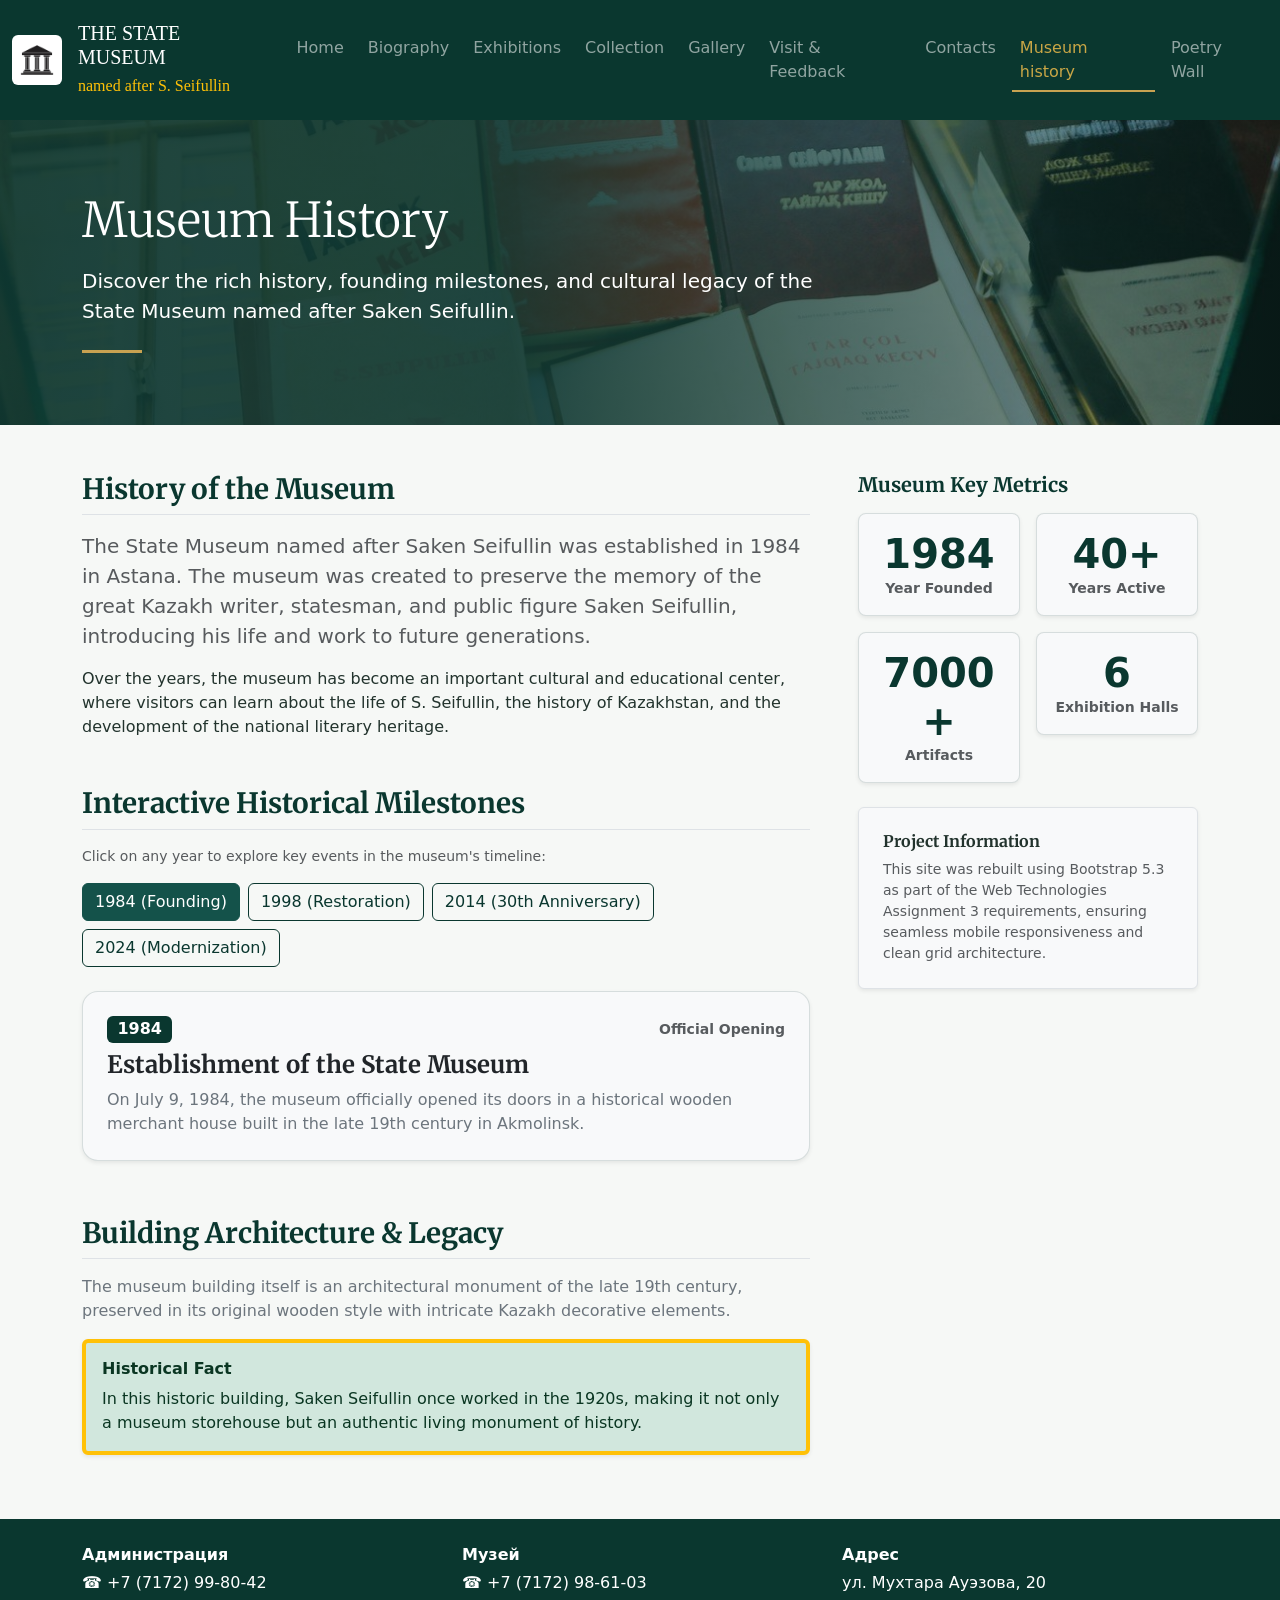
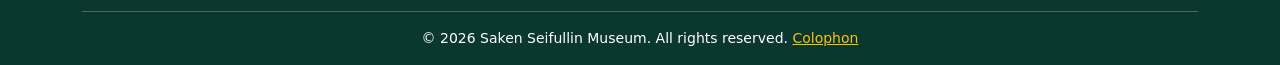
<file: museum history.html>
<!DOCTYPE html>
<html lang="en">
<head>
  <meta charset="UTF-8">
  <meta name="viewport" content="width=device-width, initial-scale=1.0">
  <meta name="description" content="Discover the history, founding, and cultural milestones of the State Museum named after Saken Seifullin.">
  <link href="https://cdn.jsdelivr.net/npm/bootstrap@5.3.3/dist/css/bootstrap.min.css" rel="stylesheet">
  <link rel="stylesheet" href="css/base.css">
  <link rel="stylesheet" href="./style1.css">
  <title>Museum History - Saken Seifullin Museum</title>
</head>
<body class="d-flex flex-column min-vh-100">

  <header class="bg-brand text-white shadow-sm">
    <nav class="navbar navbar-expand-lg navbar-dark bg-brand py-3" id="main-navbar">
      <div class="container-fluid">
        <a class="navbar-brand d-flex align-items-center gap-3 text-wrap" href="index.html" id="brand-link">
          <img src="logo museum.jpg" alt="Museum logo" class="rounded" style="width: 50px; height: auto;">
          <span>
            <strong class="d-block h5 mb-0">THE STATE MUSEUM</strong>
            <small class="fs-6 text-warning">named after S. Seifullin</small>
          </span>
        </a>
        <button class="navbar-toggler" type="button" data-bs-toggle="collapse" data-bs-target="#navbarNav" aria-controls="navbarNav" aria-expanded="false" aria-label="Toggle navigation" id="navbar-toggler-btn">
          <span class="navbar-toggler-icon"></span>
        </button>

        <div class="collapse navbar-collapse justify-content-end" id="navbarNav">
          <ul class="navbar-nav gap-2 text-center text-lg-start">
            <li class="nav-item"><a class="nav-link" href="index.html">Home</a></li>
            <li class="nav-item"><a class="nav-link" href="biography.html">Biography</a></li>
            <li class="nav-item"><a class="nav-link" href="exhibitions.html">Exhibitions</a></li>
            <li class="nav-item"><a class="nav-link" href="exhibits.html">Collection</a></li>
            <li class="nav-item"><a class="nav-link" href="gallery.html">Gallery</a></li>
            <li class="nav-item"><a class="nav-link" href="feedback.html">Visit & Feedback</a></li>
            <li class="nav-item"><a class="nav-link" href="contacts.html">Contacts</a></li>
            <li class="nav-item"><a class="nav-link active" href="Museum history.html">Museum history</a></li>
            <li class="nav-item"><a class="nav-link" href="poetry.html">Poetry Wall</a></li>
          </ul>
        </div>
      </div>
    </nav>
  </header>

  <section class="hero-banner hero-museum-history position-relative text-white py-5">
    <div class="hero-content container position-relative z-1 py-md-4">
      <div class="row">
        <div class="col-12 col-lg-8 text-center text-md-start">
          <h1 class="hero-title display-5 mb-3">Museum History</h1>
          <p class="hero-subtitle lead mb-4">Discover the rich history, founding milestones, and cultural legacy of the State Museum named after Saken Seifullin.</p>
          <div class="gold-divider mx-auto mx-md-0"></div>
        </div>
      </div>
    </div>
  </section>

  <!-- Main Content Area -->
  <main class="container my-5">
    <div class="row g-5">

      <!-- Left Column: Narrative & Interactive Timeline -->
      <div class="col-12 col-lg-8">
        <section class="mb-5">
          <h2 class="h3 fw-bold mb-3 text-success border-bottom pb-2">History of the Museum</h2>
          <p class="lead text-muted">The State Museum named after Saken Seifullin was established in 1984 in Astana. The museum was created to preserve the memory of the great Kazakh writer, statesman, and public figure Saken Seifullin, introducing his life and work to future generations.</p>
          <p>Over the years, the museum has become an important cultural and educational center, where visitors can learn about the life of S. Seifullin, the history of Kazakhstan, and the development of the national literary heritage.</p>
        </section>

        <!-- ИНТЕРАКТИВНАЯ ЛЕНТА ВРЕМЕНИ (TIMELINE) -->
        <section class="mb-5">
          <h2 class="h3 fw-bold mb-3 text-success border-bottom pb-2">Interactive Historical Milestones</h2>
          <p class="text-muted small mb-3">Click on any year to explore key events in the museum's timeline:</p>

          <div class="d-flex flex-wrap gap-2 mb-4" id="timeline-years">
            <button class="btn btn-success timeline-year-btn active" data-year="1984">1984 (Founding)</button>
            <button class="btn btn-outline-success timeline-year-btn" data-year="1998">1998 (Restoration)</button>
            <button class="btn btn-outline-success timeline-year-btn" data-year="2014">2014 (30th Anniversary)</button>
            <button class="btn btn-outline-success timeline-year-btn" data-year="2024">2024 (Modernization)</button>
          </div>

          <div class="card border-0 bg-light p-4 shadow-sm rounded-4 border-start border-4 border-success" id="timeline-card">
            <div class="d-flex justify-content-between align-items-center mb-2">
              <span class="badge bg-success fs-6" id="timeline-badge">1984</span>
              <small class="text-muted fw-bold" id="timeline-subtitle">Official Opening</small>
            </div>
            <h4 class="fw-bold text-dark mb-2" id="timeline-title">Establishment of the State Museum</h4>
            <p class="text-secondary mb-0" id="timeline-desc">
              On July 9, 1984, the museum officially opened its doors in a historical wooden merchant house built in the late 19th century in Akmolinsk.
            </p>
          </div>
        </section>

        <section id="opening" class="pt-2">
          <h2 class="h3 fw-bold mb-3 text-success border-bottom pb-2">Building Architecture & Legacy</h2>
          <p class="text-secondary">The museum building itself is an architectural monument of the late 19th century, preserved in its original wooden style with intricate Kazakh decorative elements.</p>
          
          <div class="alert alert-success border-start border-4 border-warning shadow-sm" role="alert">
            <h5 class="alert-heading fw-bold fs-6">Historical Fact</h5>
            In this historic building, Saken Seifullin once worked in the 1920s, making it not only a museum storehouse but an authentic living monument of history.
          </div>
        </section>
      </div>

      <!-- Right Column: Stats & Interactive Counter -->
      <div class="col-12 col-lg-4">
        
        <h3 class="h5 fw-bold mb-3 text-success">Museum Key Metrics</h3>
        <div class="row g-3">
          <div class="col-6">
            <div class="card text-center shadow-sm border-0 bg-light p-2">
              <div class="card-body p-2">
                <p class="display-6 fw-bold mb-0 text-success">1984</p>
                <p class="small text-muted mb-0 fw-semibold">Year Founded</p>
              </div>
            </div>
          </div>
          <div class="col-6">
            <div class="card text-center shadow-sm border-0 bg-light p-2">
              <div class="card-body p-2">
                <p class="display-6 fw-bold mb-0 text-success">40+</p>
                <p class="small text-muted mb-0 fw-semibold">Years Active</p>
              </div>
            </div>
          </div>
          <div class="col-6">
            <div class="card text-center shadow-sm border-0 bg-light p-2">
              <div class="card-body p-2">
                <p class="display-6 fw-bold mb-0 text-success">7000+</p>
                <p class="small text-muted mb-0 fw-semibold">Artifacts</p>
              </div>
            </div>
          </div>
          <div class="col-6">
            <div class="card text-center shadow-sm border-0 bg-light p-2">
              <div class="card-body p-2">
                <p class="display-6 fw-bold mb-0 text-success">6</p>
                <p class="small text-muted mb-0 fw-semibold">Exhibition Halls</p>
              </div>
            </div>
          </div>
        </div>

        <div class="d-none d-md-block mt-4 p-4 bg-light border rounded shadow-sm">
          <h4 class="h6 fw-bold mb-2">Project Information</h4>
          <p class="small text-muted mb-0">This site was rebuilt using Bootstrap 5.3 as part of the Web Technologies Assignment 3 requirements, ensuring seamless mobile responsiveness and clean grid architecture.</p>
        </div>

      </div>

    </div>
  </main>

  <!-- Unified Museum Footer -->
  <footer class="bg-brand text-white pt-4 pb-3 mt-auto">
    <div class="container">
      <div class="row gy-3 text-center text-md-start">
        <div class="col-12 col-md-4">
          <strong class="d-block mb-1">Администрация</strong>
          <a href="tel:+77172998042" class="text-white text-decoration-none">☎ +7 (7172) 99-80-42</a>
        </div>
        <div class="col-12 col-md-4">
          <strong class="d-block mb-1">Музей</strong>
          <a href="tel:+77172986103" class="text-white text-decoration-none">☎ +7 (7172) 98-61-03</a>
        </div>
        <div class="col-12 col-md-4">
          <strong class="d-block mb-1">Адрес</strong>
          <p class="mb-0">ул. Мухтара Ауэзова, 20</p>
        </div>
      </div>
      <hr class="border-light my-3">
      <div class="text-center text-muted small">
        <p class="mb-0 text-white">&copy; 2026 Saken Seifullin Museum. All rights reserved. <a href="colophon.html" class="text-warning">Colophon</a></p>
      </div>
    </div>
  </footer>

  <script src="https://cdn.jsdelivr.net/npm/bootstrap@5.3.3/dist/js/bootstrap.bundle.min.js"></script>
  <script src="js/script.js" defer></script>
</body>
</html>
</file>
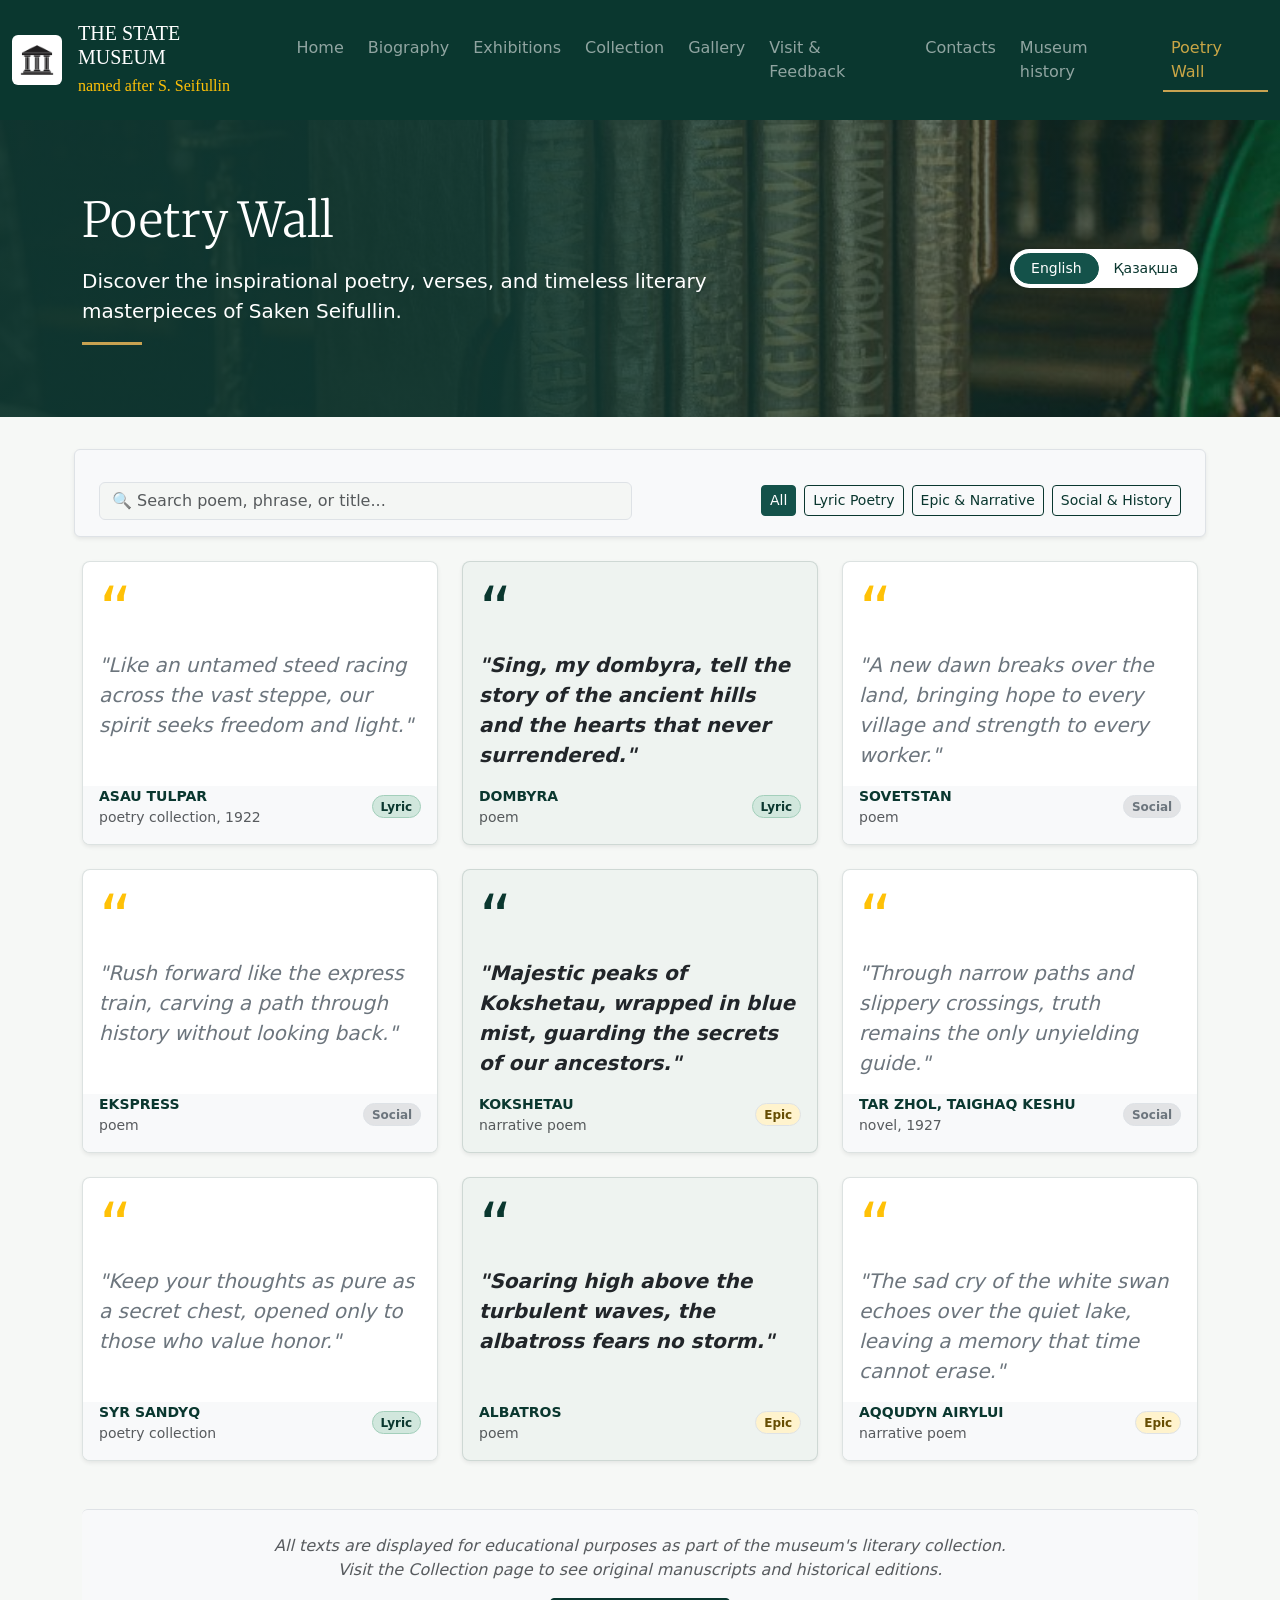
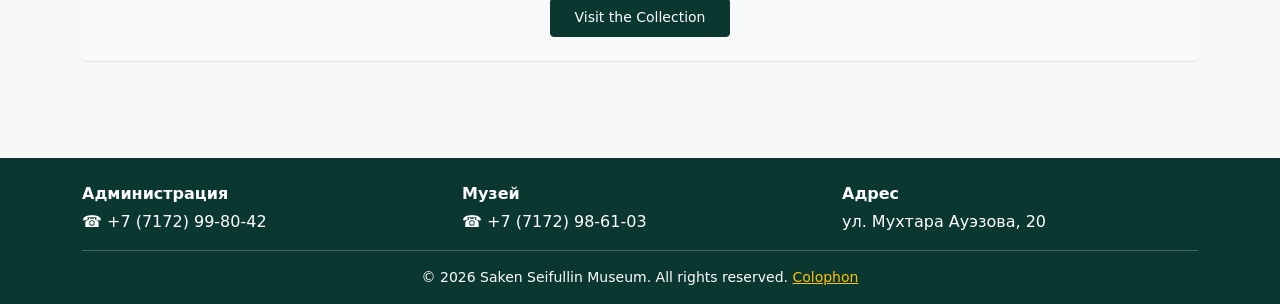
<file: poetry.html>
<!DOCTYPE html>
<html lang="en">
<head>
  <meta charset="UTF-8">
  <meta name="viewport" content="width=device-width, initial-scale=1.0">
  <meta name="description" content="Discover inspirational poetry, verses, and timeless literary masterpieces of Saken Seifullin on the interactive Poetry Wall.">
  <link href="https://cdn.jsdelivr.net/npm/bootstrap@5.3.3/dist/css/bootstrap.min.css" rel="stylesheet">
  <link rel="stylesheet" href="css/base.css">
  <link rel="stylesheet" href="./style1.css">
  <title>Poetry Wall - Saken Seifullin Museum</title>
</head>
<body class="d-flex flex-column min-vh-100">

  <header class="bg-brand text-white shadow-sm">
    <nav class="navbar navbar-expand-lg navbar-dark bg-brand py-3" id="main-navbar">
      <div class="container-fluid">
        <a class="navbar-brand d-flex align-items-center gap-3 text-wrap" href="index.html" id="brand-link">
          <img src="logo museum.jpg" alt="Museum logo" class="rounded" style="width: 50px; height: auto;">
          <span>
            <strong class="d-block h5 mb-0">THE STATE MUSEUM</strong>
            <small class="fs-6 text-warning">named after S. Seifullin</small>
          </span>
        </a>
        <button class="navbar-toggler" type="button" data-bs-toggle="collapse" data-bs-target="#navbarNav" aria-controls="navbarNav" aria-expanded="false" aria-label="Toggle navigation" id="navbar-toggler-btn">
          <span class="navbar-toggler-icon"></span>
        </button>

        <div class="collapse navbar-collapse justify-content-end" id="navbarNav">
          <ul class="navbar-nav gap-2 text-center text-lg-start">
            <li class="nav-item"><a class="nav-link" href="index.html">Home</a></li>
            <li class="nav-item"><a class="nav-link" href="biography.html">Biography</a></li>
            <li class="nav-item"><a class="nav-link" href="exhibitions.html">Exhibitions</a></li>
            <li class="nav-item"><a class="nav-link" href="exhibits.html">Collection</a></li>
            <li class="nav-item"><a class="nav-link" href="gallery.html">Gallery</a></li>
            <li class="nav-item"><a class="nav-link" href="feedback.html">Visit & Feedback</a></li>
            <li class="nav-item"><a class="nav-link" href="contacts.html">Contacts</a></li>
            <li class="nav-item"><a class="nav-link" href="Museum history.html">Museum history</a></li>
            <li class="nav-item"><a class="nav-link active" href="poetry.html">Poetry Wall</a></li>
          </ul>
        </div>
      </div>
    </nav>
  </header>

  <section class="hero-banner hero-poetry position-relative text-white py-5">
    <div class="hero-content container position-relative z-1 py-md-4">
      <div class="row align-items-center">
        <div class="col-12 col-lg-8 text-center text-md-start mb-3 mb-lg-0">
          <h1 class="hero-title display-5 mb-3">Poetry Wall</h1>
          <p class="hero-subtitle lead mb-0">Discover the inspirational poetry, verses, and timeless literary masterpieces of Saken Seifullin.</p>
          <div class="gold-divider mx-auto mx-md-0 mt-3"></div>
        </div>
        <div class="col-12 col-lg-4 text-center text-md-end">
          <div class="btn-group shadow-sm bg-white p-1 rounded-pill" role="group" aria-label="Language switch">
            <button type="button" class="btn btn-success btn-sm rounded-pill px-3 active" id="lang-eng">English</button>
            <button type="button" class="btn btn-outline-success btn-sm rounded-pill px-3 border-0" id="lang-kaz">Қазақша</button>
          </div>
        </div>
      </div>
    </div>
  </section>

  <main class="container my-5">
    
    <!-- Фильтры и поиск -->
    <div class="row g-3 mb-4 align-items-center bg-light p-3 rounded shadow-sm border">
      <div class="col-12 col-md-6">
        <input type="text" id="poetry-search" class="form-control" placeholder="🔍 Search poem, phrase, or title...">
      </div>
      <div class="col-12 col-md-6 d-flex flex-wrap gap-2 justify-content-md-end" id="poetry-filter-btns">
        <button class="btn btn-sm btn-success filter-btn active" data-category="all">All</button>
        <button class="btn btn-sm btn-outline-success filter-btn" data-category="lyric">Lyric Poetry</button>
        <button class="btn btn-sm btn-outline-success filter-btn" data-category="epic">Epic & Narrative</button>
        <button class="btn btn-sm btn-outline-success filter-btn" data-category="social">Social & History</button>
      </div>
    </div>

    <!-- Галерея стихов -->
    <div class="row row-cols-1 row-cols-md-2 row-cols-lg-3 g-4" id="poetry-cards-container">

      <!-- Card 1 -->
      <div class="col poem-card-col" data-category="lyric">
        <div class="card h-100 shadow-sm border-0 bg-white poem-modal-trigger" data-bs-toggle="modal" data-bs-target="#poemModal"
             data-title="Asau tulpar" data-meta="poetry collection, 1922" data-badge="Lyric"
             data-eng="&quot;Like an untamed steed racing across the vast steppe, our spirit seeks freedom and light.&quot;"
             data-kaz="&quot;Асау тұлпар арқырап, кең далада шабады, Азаттық пен жарықты рухымыз табады.&quot;"
             data-desc="This iconic poem reflects Saken Seifullin's rebellious and freedom-loving spirit during the early 1920s Kazakh literary renaissance.">
          <div class="card-body d-flex flex-column">
            <span class="display-3 text-warning font-serif lh-1 mb-2">&ldquo;</span>
            <blockquote class="blockquote mb-0 flex-grow-1">
              <p class="fst-italic text-secondary poem-text">"Like an untamed steed racing across the vast steppe, our spirit seeks freedom and light."</p>
            </blockquote>
          </div>
          <div class="card-footer bg-light border-top-0 pt-0 pb-3 d-flex justify-content-between align-items-center">
            <div>
              <p class="mb-0 fw-bold text-success text-uppercase small poem-title">Asau tulpar</p>
              <p class="mb-0 small text-muted">poetry collection, 1922</p>
            </div>
            <span class="badge bg-success-subtle text-success border border-success-subtle rounded-pill small">Lyric</span>
          </div>
        </div>
      </div>

      <!-- Card 2 -->
      <div class="col poem-card-col" data-category="lyric">
        <div class="card h-100 shadow-sm border-0 poetry-quote-box poem-modal-trigger" data-bs-toggle="modal" data-bs-target="#poemModal"
             data-title="Dombyra" data-meta="poem" data-badge="Lyric"
             data-eng="&quot;Sing, my dombyra, tell the story of the ancient hills and the hearts that never surrendered.&quot;"
             data-kaz="&quot;Сайра, домбырам, шертіп өт, Көне қырдың тарихын, Сыр айтсын қайсар халықтың.&quot;"
             data-desc="Dedicated to the national instrument of Kazakhstan, symbolizing eternal musical tradition and cultural memory.">
          <div class="card-body d-flex flex-column">
            <span class="display-3 text-success font-serif lh-1 mb-2">&ldquo;</span>
            <blockquote class="blockquote mb-0 flex-grow-1">
              <p class="fst-italic text-dark fw-semibold poem-text">"Sing, my dombyra, tell the story of the ancient hills and the hearts that never surrendered."</p>
            </blockquote>
          </div>
          <div class="card-footer bg-transparent border-top-0 pt-0 pb-3 d-flex justify-content-between align-items-center">
            <div>
              <p class="mb-0 fw-bold text-success text-uppercase small poem-title">Dombyra</p>
              <p class="mb-0 small text-muted">poem</p>
            </div>
            <span class="badge bg-success-subtle text-success border border-success-subtle rounded-pill small">Lyric</span>
          </div>
        </div>
      </div>

      <!-- Card 3 -->
      <div class="col poem-card-col" data-category="social">
        <div class="card h-100 shadow-sm border-0 bg-white poem-modal-trigger" data-bs-toggle="modal" data-bs-target="#poemModal"
             data-title="Sovetstan" data-meta="poem" data-badge="Social"
             data-eng="&quot;A new dawn breaks over the land, bringing hope to every village and strength to every worker.&quot;"
             data-kaz="&quot;Жаңа таң атты далаға, Үміт сыйлап арманға, Қайрат беріп жандарға.&quot;"
             data-desc="A motivational social verse celebrating labor, progress, and social transformation in the new epoch.">
          <div class="card-body d-flex flex-column">
            <span class="display-3 text-warning font-serif lh-1 mb-2">&ldquo;</span>
            <blockquote class="blockquote mb-0 flex-grow-1">
              <p class="fst-italic text-secondary poem-text">"A new dawn breaks over the land, bringing hope to every village and strength to every worker."</p>
            </blockquote>
          </div>
          <div class="card-footer bg-light border-top-0 pt-0 pb-3 d-flex justify-content-between align-items-center">
            <div>
              <p class="mb-0 fw-bold text-success text-uppercase small poem-title">Sovetstan</p>
              <p class="mb-0 small text-muted">poem</p>
            </div>
            <span class="badge bg-secondary-subtle text-secondary border rounded-pill small">Social</span>
          </div>
        </div>
      </div>

      <!-- Card 4 -->
      <div class="col poem-card-col" data-category="social">
        <div class="card h-100 shadow-sm border-0 bg-white poem-modal-trigger" data-bs-toggle="modal" data-bs-target="#poemModal"
             data-title="Ekspress" data-meta="poem" data-badge="Social"
             data-eng="&quot;Rush forward like the express train, carving a path through history without looking back.&quot;"
             data-kaz="&quot;Экспрессше зулап алға ұмтыл, Тарихтың жолын жарып өтіп.&quot;"
             data-desc="An energetic allegorical piece comparing human progress and historical momentum to a fast express train.">
          <div class="card-body d-flex flex-column">
            <span class="display-3 text-warning font-serif lh-1 mb-2">&ldquo;</span>
            <blockquote class="blockquote mb-0 flex-grow-1">
              <p class="fst-italic text-secondary poem-text">"Rush forward like the express train, carving a path through history without looking back."</p>
            </blockquote>
          </div>
          <div class="card-footer bg-light border-top-0 pt-0 pb-3 d-flex justify-content-between align-items-center">
            <div>
              <p class="mb-0 fw-bold text-success text-uppercase small poem-title">Ekspress</p>
              <p class="mb-0 small text-muted">poem</p>
            </div>
            <span class="badge bg-secondary-subtle text-secondary border rounded-pill small">Social</span>
          </div>
        </div>
      </div>

      <!-- Card 5 -->
      <div class="col poem-card-col" data-category="epic">
        <div class="card h-100 shadow-sm border-0 poetry-quote-box poem-modal-trigger" data-bs-toggle="modal" data-bs-target="#poemModal"
             data-title="Kokshetau" data-meta="narrative poem" data-badge="Epic"
             data-eng="&quot;Majestic peaks of Kokshetau, wrapped in blue mist, guarding the secrets of our ancestors.&quot;"
             data-kaz="&quot;Арқаның сұлу Көкшесі, Көк мұнарға оранған, Бабалар сырын сақтаған.&quot;"
             data-desc="One of Saken Seifullin's most famous epic masterpieces depicting the majestic nature and folk legends of Kokshetau.">
          <div class="card-body d-flex flex-column">
            <span class="display-3 text-success font-serif lh-1 mb-2">&ldquo;</span>
            <blockquote class="blockquote mb-0 flex-grow-1">
              <p class="fst-italic text-dark fw-semibold poem-text">"Majestic peaks of Kokshetau, wrapped in blue mist, guarding the secrets of our ancestors."</p>
            </blockquote>
          </div>
          <div class="card-footer bg-transparent border-top-0 pt-0 pb-3 d-flex justify-content-between align-items-center">
            <div>
              <p class="mb-0 fw-bold text-success text-uppercase small poem-title">Kokshetau</p>
              <p class="mb-0 small text-muted">narrative poem</p>
            </div>
            <span class="badge bg-warning-subtle text-warning-emphasis border rounded-pill small">Epic</span>
          </div>
        </div>
      </div>

      <!-- Card 6 -->
      <div class="col poem-card-col" data-category="social">
        <div class="card h-100 shadow-sm border-0 bg-white poem-modal-trigger" data-bs-toggle="modal" data-bs-target="#poemModal"
             data-title="Tar zhol, taighaq keshu" data-meta="novel, 1927" data-badge="Social"
             data-eng="&quot;Through narrow paths and slippery crossings, truth remains the only unyielding guide.&quot;"
             data-kaz="&quot;Тар жол, тайғақ кешуде, Шындық болды жолбасшы.&quot;"
             data-desc="Autobiographical historical novel chronicling the revolutionary struggles and statehood formation period of Kazakhstan.">
          <div class="card-body d-flex flex-column">
            <span class="display-3 text-warning font-serif lh-1 mb-2">&ldquo;</span>
            <blockquote class="blockquote mb-0 flex-grow-1">
              <p class="fst-italic text-secondary poem-text">"Through narrow paths and slippery crossings, truth remains the only unyielding guide."</p>
            </blockquote>
          </div>
          <div class="card-footer bg-light border-top-0 pt-0 pb-3 d-flex justify-content-between align-items-center">
            <div>
              <p class="mb-0 fw-bold text-success text-uppercase small poem-title">Tar zhol, taighaq keshu</p>
              <p class="mb-0 small text-muted">novel, 1927</p>
            </div>
            <span class="badge bg-secondary-subtle text-secondary border rounded-pill small">Social</span>
          </div>
        </div>
      </div>

      <!-- Card 7 -->
      <div class="col poem-card-col" data-category="lyric">
        <div class="card h-100 shadow-sm border-0 bg-white poem-modal-trigger" data-bs-toggle="modal" data-bs-target="#poemModal"
             data-title="Syr sandyq" data-meta="poetry collection" data-badge="Lyric"
             data-eng="&quot;Keep your thoughts as pure as a secret chest, opened only to those who value honor.&quot;"
             data-kaz="&quot;Сыр сандықты ашып қара, Адал досың болса егер.&quot;"
             data-desc="A profound lyrical poem exploring true friendship, spiritual purity, and human trust.">
          <div class="card-body d-flex flex-column">
            <span class="display-3 text-warning font-serif lh-1 mb-2">&ldquo;</span>
            <blockquote class="blockquote mb-0 flex-grow-1">
              <p class="fst-italic text-secondary poem-text">"Keep your thoughts as pure as a secret chest, opened only to those who value honor."</p>
            </blockquote>
          </div>
          <div class="card-footer bg-light border-top-0 pt-0 pb-3 d-flex justify-content-between align-items-center">
            <div>
              <p class="mb-0 fw-bold text-success text-uppercase small poem-title">Syr sandyq</p>
              <p class="mb-0 small text-muted">poetry collection</p>
            </div>
            <span class="badge bg-success-subtle text-success border border-success-subtle rounded-pill small">Lyric</span>
          </div>
        </div>
      </div>

      <!-- Card 8 -->
      <div class="col poem-card-col" data-category="epic">
        <div class="card h-100 shadow-sm border-0 poetry-quote-box poem-modal-trigger" data-bs-toggle="modal" data-bs-target="#poemModal"
             data-title="Albatros" data-meta="poem" data-badge="Epic"
             data-eng="&quot;Soaring high above the turbulent waves, the albatross fears no storm.&quot;"
             data-kaz="&quot;Дауылдан қорықпас Альбатрос, Толқындардан шырқау биікте.&quot;"
             data-desc="An inspiring poem presenting the albatross bird as a symbol of courage and resistance against life's harsh storms.">
          <div class="card-body d-flex flex-column">
            <span class="display-3 text-success font-serif lh-1 mb-2">&ldquo;</span>
            <blockquote class="blockquote mb-0 flex-grow-1">
              <p class="fst-italic text-dark fw-semibold poem-text">"Soaring high above the turbulent waves, the albatross fears no storm."</p>
            </blockquote>
          </div>
          <div class="card-footer bg-transparent border-top-0 pt-0 pb-3 d-flex justify-content-between align-items-center">
            <div>
              <p class="mb-0 fw-bold text-success text-uppercase small poem-title">Albatros</p>
              <p class="mb-0 small text-muted">poem</p>
            </div>
            <span class="badge bg-warning-subtle text-warning-emphasis border rounded-pill small">Epic</span>
          </div>
        </div>
      </div>

      <!-- Card 9 -->
      <div class="col poem-card-col" data-category="epic">
        <div class="card h-100 shadow-sm border-0 bg-white poem-modal-trigger" data-bs-toggle="modal" data-bs-target="#poemModal"
             data-title="Aqqudyn airylui" data-meta="narrative poem" data-badge="Epic"
             data-eng="&quot;The sad cry of the white swan echoes over the quiet lake, leaving a memory that time cannot erase.&quot;"
             data-kaz="&quot;Аққудың мұңды үні қалды көлде, Уақыт өшпес естелік болып.&quot;"
             data-desc="A tragic and lyrical masterpiece describing love, loss, and nature's untouched elegance.">
          <div class="card-body d-flex flex-column">
            <span class="display-3 text-warning font-serif lh-1 mb-2">&ldquo;</span>
            <blockquote class="blockquote mb-0 flex-grow-1">
              <p class="fst-italic text-secondary poem-text">"The sad cry of the white swan echoes over the quiet lake, leaving a memory that time cannot erase."</p>
            </blockquote>
          </div>
          <div class="card-footer bg-light border-top-0 pt-0 pb-3 d-flex justify-content-between align-items-center">
            <div>
              <p class="mb-0 fw-bold text-success text-uppercase small poem-title">Aqqudyn airylui</p>
              <p class="mb-0 small text-muted">narrative poem</p>
            </div>
            <span class="badge bg-warning-subtle text-warning-emphasis border rounded-pill small">Epic</span>
          </div>
        </div>
      </div>

    </div>

    <section class="text-center my-5 py-4 border-top border-bottom bg-light rounded">
      <p class="fst-italic col-12 col-md-8 mx-auto text-muted mb-3">
        All texts are displayed for educational purposes as part of the museum's literary collection. Visit the Collection page to see original manuscripts and historical editions.
      </p>
      <a href="exhibits.html" class="btn btn-success btn-sm px-4 py-2">Visit the Collection</a>
    </section>
  </main>

  <!-- Интерактивное модальное окно для стихов -->
  <div class="modal fade" id="poemModal" tabindex="-1" aria-labelledby="poemModalLabel" aria-hidden="true">
    <div class="modal-dialog modal-dialog-centered modal-lg">
      <div class="modal-content border-0 shadow-lg">
        <div class="modal-header bg-success text-white">
          <div>
            <h5 class="modal-title fw-bold" id="poemModalLabel">Poem Details</h5>
            <small class="text-light opacity-75" id="modal-poem-meta"></small>
          </div>
          <button type="button" class="btn-close btn-close-white" data-bs-dismiss="modal" aria-label="Close"></button>
        </div>
        <div class="modal-body p-4">
          <div class="d-flex justify-content-between align-items-center mb-3">
            <span class="badge bg-success" id="modal-poem-badge">Category</span>
            <button class="btn btn-outline-success btn-sm rounded-pill" id="modal-audio-btn">🔊 Listen Verse</button>
          </div>

          <div class="p-3 bg-light rounded border mb-3">
            <p class="fs-5 fst-italic text-dark mb-0" id="modal-poem-quote"></p>
          </div>

          <div class="mb-3">
            <h6 class="fw-bold text-success">Original (Kazakh):</h6>
            <p class="text-muted fst-italic mb-0" id="modal-poem-kaz"></p>
          </div>

          <div class="mb-3">
            <h6 class="fw-bold text-success">Literary Analysis &amp; Context:</h6>
            <p class="text-secondary small mb-0" id="modal-poem-desc"></p>
          </div>
        </div>
        <div class="modal-footer bg-light">
          <button type="button" class="btn btn-outline-success btn-sm" id="modal-copy-btn">📋 Copy Verse</button>
          <button type="button" class="btn btn-secondary btn-sm" data-bs-dismiss="modal">Close</button>
        </div>
      </div>
    </div>
  </div>

  <footer class="bg-brand text-white pt-4 pb-3 mt-auto">
    <div class="container">
      <div class="row gy-3 text-center text-md-start">
        <div class="col-12 col-md-4">
          <strong class="d-block mb-1">Администрация</strong>
          <a href="tel:+77172998042" class="text-white text-decoration-none">☎ +7 (7172) 99-80-42</a>
        </div>
        <div class="col-12 col-md-4">
          <strong class="d-block mb-1">Музей</strong>
          <a href="tel:+77172986103" class="text-white text-decoration-none">☎ +7 (7172) 98-61-03</a>
        </div>
        <div class="col-12 col-md-4">
          <strong class="d-block mb-1">Адрес</strong>
          <p class="mb-0">ул. Мухтара Ауэзова, 20</p>
        </div>
      </div>
      <hr class="border-light my-3">
      <div class="text-center text-muted small">
        <p class="mb-0 text-white">&copy; 2026 Saken Seifullin Museum. All rights reserved. <a href="colophon.html" class="text-warning">Colophon</a></p>
      </div>
    </div>
  </footer>

  <script src="https://cdn.jsdelivr.net/npm/bootstrap@5.3.3/dist/js/bootstrap.bundle.min.js"></script>
  <script src="js/script.js" defer></script>
</body>
</html>
</file>
<file: css/base.css>
/* ==========================================================================
   base.css — Saken Seifullin Museum
   1. Tokens          4. Components (tables, cards, buttons)
   2. Layout          5. Interactive widgets (toast, hotspots, receipt...)
   3. Navigation      6. Dark theme + accessibility
   ========================================================================== */

/* ---------- 1. Tokens ---------- */
:root {
  --brand-green: #0A372F;
  --brand-green-soft: #14524A;
  --brand-gold: #C9A646;
  --gold-ink: #7A5F12;               /* gold dark enough for text on light backgrounds */
  --brand-light-bg: #EEF3F0;
  --page-bg: #F6F8F6;
  --line: rgba(10, 55, 47, .14);
}

[data-bs-theme="dark"] {
  --brand-light-bg: #17231F;
  --page-bg: #0E1714;
  --line: rgba(201, 166, 70, .24);
}

/* ---------- 2. Layout ---------- */
body {
  font-family: system-ui, -apple-system, "Segoe UI", Roboto, sans-serif;
  min-height: 100vh;
  display: flex;
  flex-direction: column;
  background-color: var(--page-bg);
}

main { flex: 1 0 auto; }

.bg-brand { background-color: var(--brand-green) !important; }

h1, h2, h3, .navbar-brand { font-family: Georgia, "Times New Roman", serif; }

main h2.display-6 {
  position: relative;
  border-bottom: 1px solid var(--line) !important;
}
main h2.display-6::after {
  content: "";
  position: absolute;
  left: 0;
  bottom: -2px;
  width: 72px;
  height: 3px;
  background: var(--brand-gold);
}
@media (max-width: 767.98px) {
  main h2.display-6::after { left: 50%; transform: translateX(-50%); }
}

.poetry-quote-box {
  background-color: var(--brand-light-bg);
  border-left: 4px solid var(--brand-gold);
}

#main-footer { border-top: 3px solid var(--brand-gold); }

/* ---------- 3. Navigation ---------- */
.navbar .nav-link { transition: color .2s, box-shadow .2s; }
.navbar .nav-link:hover,
.navbar .nav-link:focus-visible { color: var(--brand-gold); }
.navbar .nav-link.active {
  color: var(--brand-gold) !important;
  box-shadow: inset 0 -2px 0 var(--brand-gold);
}

/* ---------- 4. Components ---------- */
.card, .figure { overflow: hidden; }
.card {
  border: 1px solid var(--line) !important;
  border-radius: .5rem;
  transition: border-color .2s, box-shadow .2s;
}
.card:hover { border-color: var(--brand-gold) !important; }
.card-img-top, .figure-img { transition: transform .3s ease; }
.card:hover .card-img-top,
.figure:hover .figure-img { transform: scale(1.03); }

.btn-success {
  --bs-btn-bg: var(--brand-green);
  --bs-btn-border-color: var(--brand-green);
  --bs-btn-hover-bg: var(--brand-green-soft);
  --bs-btn-hover-border-color: var(--brand-green-soft);
  --bs-btn-active-bg: var(--brand-green-soft);
  --bs-btn-active-border-color: var(--brand-green-soft);
  --bs-btn-disabled-bg: var(--brand-green);
  --bs-btn-disabled-border-color: var(--brand-green);
}
.btn-outline-success {
  --bs-btn-color: var(--brand-green);
  --bs-btn-border-color: var(--brand-green);
  --bs-btn-hover-color: #fff;
  --bs-btn-hover-bg: var(--brand-green);
  --bs-btn-hover-border-color: var(--brand-green);
  --bs-btn-active-color: #fff;
  --bs-btn-active-bg: var(--brand-green);
  --bs-btn-active-border-color: var(--brand-green);
}
.btn-gold-outline {
  --bs-btn-color: var(--gold-ink);
  --bs-btn-border-color: var(--brand-gold);
  --bs-btn-hover-color: #1b1503;
  --bs-btn-hover-bg: var(--brand-gold);
  --bs-btn-hover-border-color: var(--brand-gold);
  --bs-btn-active-color: #1b1503;
  --bs-btn-active-bg: var(--brand-gold);
  --bs-btn-active-border-color: var(--brand-gold);
}
.bg-success { background-color: var(--brand-green) !important; }
.text-success { color: var(--brand-green) !important; }

/* Tables */
.table thead.table-dark {
  --bs-table-bg: var(--brand-green);
  --bs-table-border-color: var(--brand-gold);
}
.table thead th {
  font-family: Georgia, "Times New Roman", serif;
  font-weight: 600;
  border-bottom: 2px solid var(--brand-gold);
}
.table-hover > tbody > tr:hover > * { --bs-table-bg-state: rgba(201, 166, 70, .18); }
tbody tr[data-bs-toggle="modal"],
#exhibits-cards-grid .card { cursor: pointer; }

/* ---------- 5. Interactive widgets ---------- */
.museum-toast {
  position: fixed;
  bottom: 30px;
  left: 50%;
  transform: translate(-50%, 20px);
  max-width: min(92vw, 520px);
  padding: .75rem 1.25rem;
  border-radius: .5rem;
  border-left: 4px solid var(--brand-gold);
  background: var(--brand-green);
  color: #fff;
  box-shadow: 0 6px 20px rgba(0, 0, 0, .3);
  opacity: 0;
  pointer-events: none;
  z-index: 9999;
  transition: opacity .3s, transform .3s;
}
.museum-toast.show { opacity: 1; transform: translate(-50%, 0); }

#scroll-progress {
  position: fixed;
  top: 0;
  left: 0;
  height: 4px;
  width: 0;
  background: var(--brand-gold);
  z-index: 2000;
}
.to-top {
  position: fixed;
  right: 24px;
  bottom: 24px;
  width: 46px;
  height: 46px;
  border: 0;
  border-radius: 50%;
  background: var(--brand-green);
  color: var(--brand-gold);
  font-size: 20px;
  box-shadow: 0 4px 12px rgba(0, 0, 0, .3);
  opacity: 0;
  visibility: hidden;
  transition: opacity .25s, visibility .25s;
  z-index: 1500;
  cursor: pointer;
}
.to-top.show { opacity: 1; visibility: visible; }

/* Gallery lightbox: hotspots */
#lightbox-img-wrapper { transition: transform .25s ease; }
#lightbox-img-wrapper.dragging { transition: none; }
#lightbox-img-wrapper.zoomed #lightbox-img { cursor: grab; }
#hotspots-container { position: absolute; inset: 0; }
.hotspot {
  position: absolute;
  width: 18px;
  height: 18px;
  padding: 0;
  background-color: var(--brand-gold);
  border: 2px solid #fff;
  border-radius: 50%;
  cursor: pointer;
  z-index: 10;
  transform: translate(-50%, -50%);
  box-shadow: 0 0 8px rgba(0, 0, 0, .6);
  transition: transform .2s ease, background-color .2s ease;
}
.hotspot::after {
  content: "";
  position: absolute;
  inset: -4px;
  border: 2px solid var(--brand-gold);
  border-radius: 50%;
  animation: hotspot-pulse 1.8s infinite;
  opacity: .8;
}
.hotspot:hover,
.hotspot.active {
  transform: translate(-50%, -50%) scale(1.3);
  background-color: var(--brand-green);
}
@keyframes hotspot-pulse {
  0%   { transform: scale(.9);  opacity: .9; }
  100% { transform: scale(1.8); opacity: 0; }
}

/* Booking: receipt-style price breakdown */
.receipt-row {
  display: flex;
  justify-content: space-between;
  gap: 1rem;
  padding: .3rem 0;
  border-bottom: 1px dashed var(--line);
}
.receipt-row:last-child { border-bottom: 0; }
.receipt-row span:last-child { white-space: nowrap; font-variant-numeric: tabular-nums; color: var(--bs-body-color); }
.receipt-saved { margin-top: .5rem; color: var(--brand-green); font-weight: 600; }

/* Feedback: star rating */
.rating-stars span { display: inline-block; transition: opacity .15s, transform .15s, filter .15s; }
.rating-stars span.off { opacity: .3; filter: grayscale(1); }
.rating-stars span.on { transform: scale(1.12); }

/* Working hours: highlight today */
.is-today {
  background: rgba(201, 166, 70, .2);
  border-radius: .25rem;
  padding: .35rem .5rem;
  margin-inline: -.5rem;
}

/* ---------- 6. Dark theme + accessibility ---------- */
[data-bs-theme="dark"] .bg-white { background-color: var(--bs-body-bg) !important; }
[data-bs-theme="dark"] .bg-light:not(.badge) { background-color: var(--bs-tertiary-bg) !important; }
[data-bs-theme="dark"] .text-dark:not(.badge) { color: var(--bs-body-color) !important; }
[data-bs-theme="dark"] .text-success { color: #8FD1B8 !important; }
[data-bs-theme="dark"] .btn-success { --bs-btn-bg: var(--brand-green-soft); --bs-btn-border-color: var(--brand-gold); }
[data-bs-theme="dark"] .btn-outline-success {
  --bs-btn-color: #8FD1B8;
  --bs-btn-border-color: #8FD1B8;
  --bs-btn-hover-color: #06201B;
  --bs-btn-hover-bg: #8FD1B8;
  --bs-btn-active-color: #06201B;
  --bs-btn-active-bg: #8FD1B8;
}
[data-bs-theme="dark"] .btn-outline-dark {
  --bs-btn-color: #E9ECEF;
  --bs-btn-border-color: #ADB5BD;
  --bs-btn-hover-color: #111;
  --bs-btn-hover-bg: #E9ECEF;
}
[data-bs-theme="dark"] .btn-gold-outline { --bs-btn-color: var(--brand-gold); }
[data-bs-theme="dark"] .receipt-saved { color: #8FD1B8; }

:focus-visible { outline: 3px solid var(--brand-gold); outline-offset: 2px; }

@media (prefers-reduced-motion: reduce) {
  *, *::before, *::after { transition: none !important; animation: none !important; scroll-behavior: auto !important; }
}
</file>
<file: style1.css>
/* @import url('https://fonts.googleapis.com/css2?family=Merriweather:ital,wght@0,300;0,400;0,700;1,300&family=Open+Sans:wght@400;500;600;700&display=swap');

:root {
  --primary-dark: #0f3832;
  --accent-gold: #c8a251;
  --accent-gold-hover: #b08d3e;
  --bg-light: #f4f6f4;
  --card-bg: #ffffff;
  --card-border: #e2e8e5;
  --text-dark: #22332d;
  --text-muted: #556660;
  --white: #ffffff;
}

* {
  box-sizing: border-box;
  margin: 0;
  padding: 0;
}

body {
  font-family: 'Open Sans', sans-serif;
  background-color: var(--bg-light);
  color: var(--text-dark);
  line-height: 1.6;
}

.site-header {
  background-color: var(--primary-dark);
  color: var(--white);
  padding: 1rem 3rem;
  border-bottom: 1px solid rgba(255, 255, 255, 0.1);
  position: sticky;
  top: 0;
  z-index: 1000;
}

.header-container {
  max-width: 1200px;
  margin: 0 auto;
  display: flex;
  justify-content: space-between;
  align-items: center;
}

.logo-group {
  display: flex;
  align-items: center;
  gap: 12px;
}

.logo-icon {
  width: 36px;
  height: 36px;
  min-width: 36px;
  fill: var(--white);
}

.logo-text h1 {
  font-family: 'Merriweather', serif;
  font-size: 0.95rem;
  text-transform: uppercase;
  letter-spacing: 1px;
  line-height: 1.1;
  color: var(--white);
}

.logo-text span {
  font-size: 0.75rem;
  color: rgba(255, 255, 255, 0.7);
}

.main-nav ul {
  display: flex;
  align-items: center;
  gap: 18px;
  list-style: none;
}

.nav-link {
  color: rgba(255, 255, 255, 0.85);
  text-decoration: none;
  font-size: 0.88rem;
  font-weight: 500;
  transition: color 0.2s, border-color 0.2s;
  padding-bottom: 4px;
}

.nav-link:hover, .nav-link.active {
  color: var(--white);
  border-bottom: 2px solid var(--accent-gold);
}


.hero-banner {
  color: var(--white);
  padding: 4rem 3rem;
  background-size: cover;
  background-position: center;
  position: relative;
}

.hero-banner::before {
  content: '';
  position: absolute;
  top: 0; left: 0; right: 0; bottom: 0;
  background: linear-gradient(to right, rgba(15, 56, 50, 0.92) 40%, rgba(15, 56, 50, 0.4));
  z-index: 1;
}

.hero-content {
  position: relative;
  z-index: 2;
  max-width: 1200px;
  margin: 0 auto;
}

.hero-title {
  font-family: 'Merriweather', serif;
  font-size: 2.5rem;
  font-weight: 400;
  margin-bottom: 0.8rem;
  color: var(--white);
}

.hero-subtitle {
  font-size: 1.05rem;
  color: rgba(255, 255, 255, 0.9);
  max-width: 650px;
  margin-bottom: 1.2rem;
}

.gold-divider {
  width: 60px;
  height: 3px;
  background-color: var(--accent-gold);
}
.container {
  max-width: 1200px;
  margin: 2.5rem auto;
  padding: 0 2rem;
}

.section-title {
  font-family: 'Merriweather', serif;
  font-size: 1.75rem;
  color: var(--primary-dark);
  /*margin-bottom: 1.2rem;

.btn-primary {
  display: inline-block;
  background-color: var(--accent-gold);
  color: var(--primary-dark);
  font-weight: 600;
  padding: 10px 20px;
  border-radius: 4px;
  text-decoration: none;
  transition: background-color 0.2s;
  margin-top: 1rem;
}

.btn-primary:hover {
  background-color: var(--accent-gold-hover);
}

.intro-grid {
  width: 100%;
  height: 350px;
  display: grid;
  grid-template-columns: 1fr 1fr;
  gap: 2.5rem;
  align-items: center;
  margin-bottom: 3rem;
}

.div1{
  display: flex;
   object-fit: cover;
  flex-direction: column;
  gap: 1rem;
   box-shadow: 0 4px 12px rgba(0,0,0,0.1);
}
.featured-img{
   display: flex;
    object-fit: cover;
   flex-direction: column;
    width: 100%;
    

}

  /*width: 100%;
  height: 350px;
  object-fit: cover;
  border-radius: 6px;
  box-shadow: 0 4px 12px rgba(0,0,0,0.1);


.cards-grid {
  display: grid;
  grid-template-columns: repeat(auto-fit, minmax(280px, 1fr));
  gap: 1.8rem;
  margin-top: 1.5rem;
}

.info-card {
  background-color: var(--card-bg);
  border: 1px solid var(--card-border);
  border-radius: 6px;
  overflow: hidden;
  box-shadow: 0 2px 6px rgba(0,0,0,0.03);
  transition: transform 0.2s, box-shadow 0.2s;
}

.info-card:hover {
  transform: translateY(-4px);
  box-shadow: 0 8px 18px rgba(0,0,0,0.08);
}

.card-img {
  width: 100%;
  height: 200px;
  object-fit: cover;
}

.card-body {
  padding: 1.2rem;
}

.card-title {
  font-family: 'Merriweather', serif;
  font-size: 1.1rem;
  color: var(--primary-dark);
  margin-bottom: 0.5rem;
}

.card-text {
  font-size: 0.9rem;
  color: var(--text-muted);
}

.bio-article {
  background-color: var(--card-bg);
  padding: 2.5rem;
  border-radius: 6px;
  border: 1px solid var(--card-border);
}

.timeline {
  border-left: 3px solid var(--accent-gold);
  padding-left: 1.5rem;
  margin: 2rem 0;
}

.timeline-item {
  margin-bottom: 1.8rem;
  position: relative;
}

.timeline-year {
  font-family: 'Merriweather', serif;
  font-weight: 700;
  color: var(--accent-gold);
  font-size: 1.1rem;
}

.timeline-title {
  font-family: 'Merriweather', serif;
  color: var(--primary-dark);
  font-size: 1.15rem;
  margin: 0.2rem 0;
}

.badge-status {
  display: inline-block;
  font-size: 0.75rem;
  font-weight: 700;
  text-transform: uppercase;
  padding: 4px 8px;
  border-radius: 4px;
  margin-bottom: 0.5rem;
}

.badge-permanent { background-color: #e3f2fd; color: #0d47a1; }
.badge-temporary { background-color: #fff3e0; color: #e65100; }

.site-footer {
  background-color: var(--primary-dark);
  color: var(--white);
  padding: 2.5rem 3rem 1.2rem 3rem;
  margin-top: 4rem;
}

.footer-top {
  max-width: 1200px;
  margin: 0 auto;
  display: flex;
  justify-content: space-between;
  align-items: center;
  padding-bottom: 1.5rem;
  border-bottom: 1px solid rgba(255, 255, 255, 0.15);
}

.footer-contacts {
  display: flex;
  gap: 2rem;
  font-size: 0.85rem;
  color: rgba(255, 255, 255, 0.8);
}

.footer-bottom {
  max-width: 1200px;
  margin: 1.2rem auto 0 auto;
  display: flex;
  justify-content: space-between;
  font-size: 0.8rem;
  color: rgba(255, 255, 255, 0.6);
}

.footer-bottom a {
  color: rgba(255, 255, 255, 0.6);
  text-decoration: none;
}

@media (max-width: 850px) {
  .intro-grid { grid-template-columns: 1fr; }
  .header-container { flex-direction: column; gap: 15px; }
  .main-nav ul { flex-wrap: wrap; justify-content: center; gap: 10px; }
  .footer-top { flex-direction: column; gap: 15px; align-items: flex-start; }
} 
*/
/* @import url('https://fonts.googleapis.com/css2?family=Merriweather:ital,wght@0,300;0,400;0,700;1,300&family=Open+Sans:wght@400;500;600;700&display=swap');

:root {
  --primary-dark: #0f3832;
  --accent-gold: #c8a251;
  --accent-gold-hover: #b08d3e;
  --bg-light: #f4f6f4;
  --card-bg: #ffffff;
  --card-border: #e2e8e5;
  --text-dark: #22332d;
  --text-muted: #556660;
  --white: #ffffff;

  --font-serif: 'Merriweather', serif;
  --font-sans: 'Open Sans', sans-serif;
  --page-width: 1200px;
  --radius: 6px;
}

* {
  box-sizing: border-box;
  margin: 0;
  padding: 0;
}

body {
  font-family: var(--font-sans);
  background-color: var(--bg-light);
  color: var(--text-dark);
  line-height: 1.6;
}


.site-header {
  background-color: var(--primary-dark);
  color: var(--white);
  padding: 1rem 3rem;
  border-bottom: 1px solid rgba(255, 255, 255, 0.1);
  position: sticky;
  top: 0;
  z-index: 1000;
}

.header-container {
  max-width: var(--page-width);
  margin: 0 auto;
  display: flex;
  justify-content: space-between;
  align-items: center;
}
.logo-group {
  display: flex;
  align-items: center;
  gap: 12px;
}

.logo-icon {
  width: 36px;
  height: 36px;
  min-width: 36px;
  fill: var(--white);
}

.logo-text h1 {
  font-family: var(--font-serif);
  font-size: 0.95rem;
  text-transform: uppercase;
  letter-spacing: 1px;
  line-height: 1.1;
  color: var(--white);
}

.logo-text span {
  font-size: 0.75rem;
  color: rgba(255, 255, 255, 0.7);
}

.main-nav ul {
  display: flex;
  align-items: center;
  gap: 18px;
  list-style: none;
}

.nav-link {
  color: rgba(255, 255, 255, 0.85);
  text-decoration: none;
  font-size: 0.88rem;
  font-weight: 500;
  padding-bottom: 4px;
  transition: color 0.2s, border-color 0.2s;
}

.nav-link:hover,
.nav-link.active {
  color: var(--white);
  border-bottom: 2px solid var(--accent-gold);
}


.hero-banner {
  position: relative;
  color: var(--white);
  padding: 4rem 3rem;
  background-size: cover;
  background-position: center;
}


.hero-banner::before {
  content: '';
  position: absolute;
  inset: 0;
  background: linear-gradient(to right, rgba(15, 56, 50, 0.92) 40%, rgba(15, 56, 50, 0.4));
  z-index: 1;
}


.hero-home        { background-image: url('astana-16-1.jpg'); }
.hero-bio         { background-image: url('Saken s suit.png'); }
.hero-exhibitions { background-image: url('Museum inner view.jpeg'); }

.hero-content {
  position: relative;
  z-index: 2;
  max-width: var(--page-width);
  margin: 0 auto;
}

.hero-title {
  font-family: var(--font-serif);
  font-size: 2.5rem;
  font-weight: 400;
  margin-bottom: 0.8rem;
  color: var(--white);
}

.hero-subtitle {
  font-size: 1.05rem;
  color: rgba(255, 255, 255, 0.9);
  max-width: 650px;
  margin-bottom: 1.2rem;
}

.gold-divider {
  width: 60px;
  height: 3px;
  background-color: var(--accent-gold);
}

.container {
  max-width: var(--page-width);
  margin: 2.5rem auto;
  padding: 0 2rem;
}

.section-title {
  font-family: var(--font-serif);
  font-size: 1.75rem;
  color: var(--primary-dark);
}


.subsection-title {
  font-size: 1.35rem;
}


.section-title--spaced {
  margin-top: 3.5rem;
}


.btn-primary {
  display: inline-block;
  background-color: var(--accent-gold);
  color: var(--primary-dark);
  font-weight: 600;
  padding: 10px 20px;
  border-radius: 4px;
  text-decoration: none;
  margin-top: 1rem;
  transition: background-color 0.2s;
}

.btn-primary:hover {
  background-color: var(--accent-gold-hover);
}


.intro-grid {
  display: grid;
  grid-template-columns: 1fr 1fr;
  gap: 2.5rem;
  align-items: center;
  margin-bottom: 3rem;
}


.intro-grid--compact {
  margin: 2rem 0;
}

.intro-text {
  display: flex;
  flex-direction: column;
  gap: 1rem;
  box-shadow: 0 4px 12px rgba(0, 0, 0, 0.1);
}

.featured-img {
  display: block;
  width: 100%;
  height: 350px;
  object-fit: cover;
}

.cards-grid {
  display: grid;
  grid-template-columns: repeat(auto-fit, minmax(280px, 1fr));
  gap: 1.8rem;
  margin-top: 1.5rem;
}

.info-card {
  background-color: var(--card-bg);
  border: 1px solid var(--card-border);
  border-radius: var(--radius);
  overflow: hidden;
  box-shadow: 0 2px 6px rgba(0, 0, 0, 0.03);
  transition: transform 0.2s, box-shadow 0.2s;
}

.info-card:hover {
  transform: translateY(-4px);
  box-shadow: 0 8px 18px rgba(0, 0, 0, 0.08);
}

.card-img {
  display: block;
  width: 100%;
  height: 200px;
  object-fit: cover;
}

.card-body {
  padding: 1.2rem;
}

.card-title {
  font-family: var(--font-serif);
  font-size: 1.1rem;
  color: var(--primary-dark);
  margin-bottom: 0.5rem;
}

.card-text {
  font-size: 0.9rem;
  color: var(--text-muted);
}


.badge-status {
  display: inline-block;
  font-size: 0.75rem;
  font-weight: 700;
  text-transform: uppercase;
  padding: 4px 8px;
  border-radius: 4px;
  margin-bottom: 0.5rem;
}

.badge-permanent { background-color: #e3f2fd; color: #0d47a1; }
.badge-temporary { background-color: #fff3e0; color: #e65100; }


.bio-article {
  background-color: var(--card-bg);
  padding: 2.5rem;
  border-radius: var(--radius);
  border: 1px solid var(--card-border);
}

.timeline {
  border-left: 3px solid var(--accent-gold);
  padding-left: 1.5rem;
  margin: 2rem 0;
}

.timeline-item {
  margin-bottom: 1.8rem;
}

.timeline-year {
  font-family: var(--font-serif);
  font-weight: 700;
  color: var(--accent-gold);
  font-size: 1.1rem;
}

.timeline-title {
  font-family: var(--font-serif);
  color: var(--primary-dark);
  font-size: 1.15rem;
  margin: 0.2rem 0;
}


.site-footer {
  background-color: var(--primary-dark);
  color: var(--white);
  padding: 2.5rem 3rem 1.2rem;
  margin-top: 4rem;
}

.footer-top {
  max-width: var(--page-width);
  margin: 0 auto;
  display: flex;
  justify-content: space-between;
  align-items: center;
  padding-bottom: 1.5rem;
  border-bottom: 1px solid rgba(255, 255, 255, 0.15);
}

.footer-contacts {
  display: flex;
  gap: 2rem;
  font-size: 0.85rem;
  color: rgba(255, 255, 255, 0.8);
}

.footer-bottom {
  max-width: var(--page-width);
  margin: 1.2rem auto 0;
  display: flex;
  justify-content: space-between;
  font-size: 0.8rem;
  color: rgba(255, 255, 255, 0.6);
}

.footer-bottom a {
  color: rgba(255, 255, 255, 0.6);
  text-decoration: none;
}


@media (max-width: 850px) {
  .header-container { flex-direction: column; gap: 15px; }
  .main-nav ul { flex-wrap: wrap; justify-content: center; gap: 10px; }
  .intro-grid { grid-template-columns: 1fr; }
  .footer-top { flex-direction: column; gap: 15px; align-items: flex-start; }

  .footer-contacts { flex-wrap: wrap; gap: 0.5rem 2rem; }
} */
 /* Correction layer on top of Bootstrap v5.3.3.
   Bootstrap does the layout, spacing, navigation, buttons and responsiveness.
   This file only sets brand colours, fonts and a few details Bootstrap has no class for. */

@import url('https://fonts.googleapis.com/css2?family=Merriweather:ital,wght@0,300;0,400;0,700;1,300&family=Open+Sans:wght@400;500;600;700&display=swap');

/* Brand colours and fonts, fed into Bootstrap's own CSS variables,
   so bg-primary, text-primary, links and body text use the museum palette. */
:root {
  --primary-dark: #0f3832;
  --accent-gold: #c8a251;
  --accent-gold-hover: #b08d3e;

  --bs-primary: #0f3832;
  --bs-primary-rgb: 15, 56, 50;
  --bs-link-color-rgb: 15, 56, 50;
  --bs-link-hover-color-rgb: 176, 141, 62;
  --bs-body-bg: #f4f6f4;
  --bs-body-color: #22332d;
  --bs-body-font-family: 'Open Sans', sans-serif;
}

/* Headings use the serif brand font; sizes and weights come from Bootstrap classes. */
h1, h2, h3, h4 {
  font-family: 'Merriweather', serif;
}

/* Gold helpers: Bootstrap has no gold theme colour. border-gold only sets the
   variable that Bootstrap's border-start utility already reads. */
.text-gold { color: var(--accent-gold); }
.border-gold { --bs-border-color: var(--accent-gold); }

/* Logo: the SVG has no size of its own and must follow the text colour. */
.logo-icon {
  width: 36px;
  height: 36px;
  fill: currentColor;
}

.logo-text h1 { letter-spacing: 1px; }

/* Active / hovered menu link gets the gold underline from the brand.
   Bootstrap's navbar only changes the colour. */
.navbar .nav-link.active,
.navbar .nav-link:hover {
  box-shadow: inset 0 -2px 0 var(--accent-gold);
}

/* Menu toggler without JavaScript.
   Bootstrap hides the collapsed menu with .collapse:not(.show) and normally needs its JS to add .show.
   Here the hidden checkbox does that job: while it is ticked, the menu is shown.
   This selector is more specific than Bootstrap's rule, so no !important is needed.
   From xl up, navbar-expand-xl keeps the menu visible anyway. */
.nav-toggle-input:checked ~ .navbar-collapse { display: block; }

/* A label has no pointer cursor or focus ring like a button; restore them. */
.navbar-toggler { cursor: pointer; }
.nav-toggle-input:focus-visible + .navbar-toggler {
  box-shadow: 0 0 0 var(--bs-navbar-toggler-focus-width);
}

/* Hero: photo background with the green gradient overlay.
   Bootstrap has no background-image or background-size utilities.
   position-relative / z-1 come from Bootstrap classes in the HTML. */
.hero-banner {
  background-size: cover;
  background-position: center;
}

.hero-banner::before {
  content: "";
  position: absolute;
  inset: 0;
  background: linear-gradient(to right, rgba(15, 56, 50, 0.92) 40%, rgba(15, 56, 50, 0.4));
}

/* One background photo per page (replaces the old inline style attributes). */
.hero-home { background-image: url("astana-16-1.jpg"); }
.hero-bio { background-image: url("Saken s suit.png"); }
.hero-exhibitions { background-image: url("Museum inner view.jpeg"); }
.hero-gallery { background-image: url("gallery.jpg"); }
.hero-exhibits { background-image: url("exhibits.png"); }
.hero-feedback { background-image: url("feedback.png"); }
.hero-museum-history { background-image: url("./museum.jpg"); }
.hero-poetry { background-image: url("./DSC02902.jpg"); }
.hero-contacts { background-image: url("./caption.jpg"); }

.gold-divider {
  width: 60px;
  height: 3px;
  background-color: var(--accent-gold);
}

/* Override: Bootstrap's btn-primary is blue. Re-pointing its variables to the brand gold
   is the documented way to theme a button without Sass. */
.btn-primary {
  --bs-btn-color: var(--primary-dark);
  --bs-btn-bg: var(--accent-gold);
  --bs-btn-border-color: var(--accent-gold);
  --bs-btn-hover-color: var(--primary-dark);
  --bs-btn-hover-bg: var(--accent-gold-hover);
  --bs-btn-hover-border-color: var(--accent-gold-hover);
  --bs-btn-active-color: var(--primary-dark);
  --bs-btn-active-bg: var(--accent-gold-hover);
  --bs-btn-active-border-color: var(--accent-gold-hover);
}

/* Override: outline button in the brand green instead of Bootstrap blue. */
.btn-outline-primary {
  --bs-btn-color: var(--primary-dark);
  --bs-btn-border-color: var(--primary-dark);
  --bs-btn-hover-color: #fff;
  --bs-btn-hover-bg: var(--primary-dark);
  --bs-btn-hover-border-color: var(--primary-dark);
  --bs-btn-active-color: #fff;
  --bs-btn-active-bg: var(--primary-dark);
  --bs-btn-active-border-color: var(--primary-dark);
}

/* Cards: equal image height (object-fit-cover in the HTML crops the photo)
   and a small lift on hover. */
.info-card .card-img-top { height: 200px; }
.info-card { transition: transform 0.2s; }
.info-card:hover { transform: translateY(-4px); }
</file>
